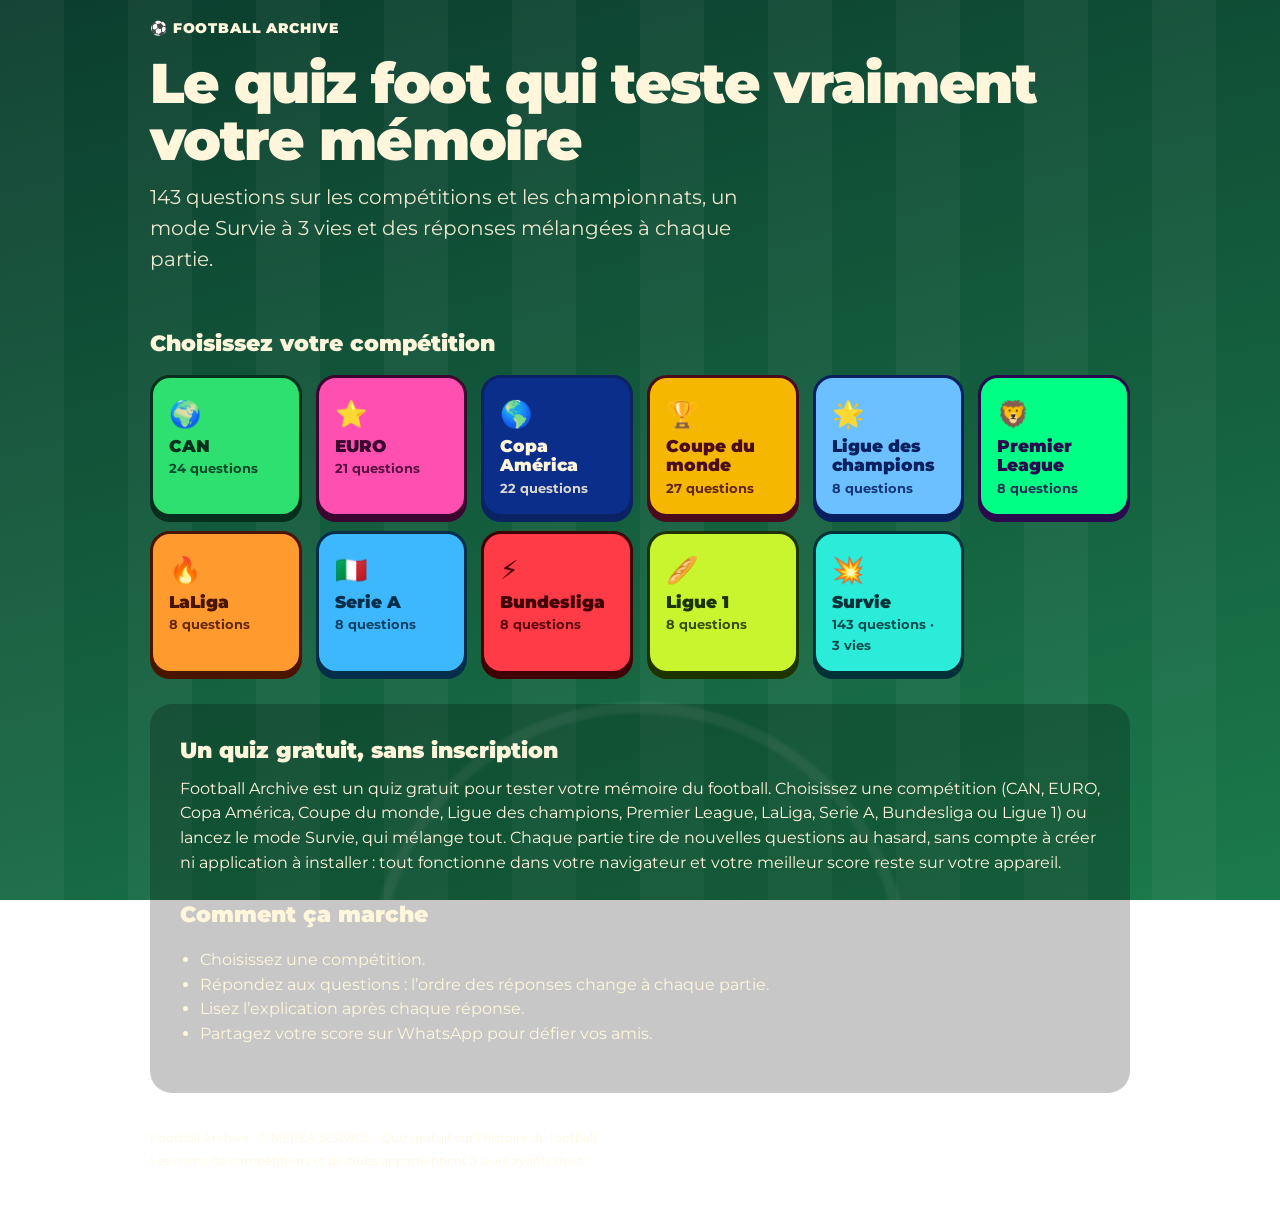
<file: index.html>
<!doctype html>
<html lang="fr">
<head>
<meta charset="utf-8">
<meta name="viewport" content="width=device-width,initial-scale=1">
<title>Football Archive : quiz foot gratuit sur l’histoire du football</title>
<meta name="description" content="Quiz foot gratuit : CAN, EURO, Copa América, Coupe du monde, Ligue des champions et grands championnats. 143 questions et un mode Survie.">
<meta name="robots" content="index,follow,max-image-preview:large">
<link rel="canonical" href="https://chariowbusiness900-lang.github.io/football-archive-quiz/">
<meta name="theme-color" content="#0B3D2E">
<meta property="og:type" content="website"><meta property="og:locale" content="fr_FR"><meta property="og:site_name" content="Football Archive">
<meta property="og:title" content="Football Archive : quiz foot gratuit sur l’histoire du football"><meta property="og:description" content="Quiz foot gratuit : CAN, EURO, Copa América, Coupe du monde, Ligue des champions et grands championnats. 143 questions et un mode Survie."><meta property="og:url" content="https://chariowbusiness900-lang.github.io/football-archive-quiz/">
<meta name="twitter:card" content="summary">
<link rel="preconnect" href="https://fonts.googleapis.com"><link rel="preconnect" href="https://fonts.gstatic.com" crossorigin>
<link href="https://fonts.googleapis.com/css2?family=Montserrat:wght@500;700;800;900&display=swap" rel="stylesheet">
<link rel="stylesheet" href="assets/style.css">
<script type="application/ld+json">{"@context": "https://schema.org", "@type": "WebPage", "name": "Football Archive : quiz foot gratuit sur l’histoire du football", "description": "Quiz foot gratuit : CAN, EURO, Copa América, Coupe du monde, Ligue des champions et grands championnats. 143 questions et un mode Survie.", "url": "https://chariowbusiness900-lang.github.io/football-archive-quiz/", "inLanguage": "fr", "isPartOf": {"@type": "WebSite", "name": "Football Archive", "url": "https://chariowbusiness900-lang.github.io/football-archive-quiz/"}}</script>
</head>
<body class="t-home" data-comp="home" data-rel="">
<div class="wrap">
<a class="brand" href="./">⚽ Football Archive</a>
<section class="hero"><h1>Le quiz foot qui teste vraiment votre mémoire</h1><p class="lede">143 questions sur les compétitions et les championnats, un mode Survie à 3 vies et des réponses mélangées à chaque partie.</p></section>
<section class="more"><h2>Choisissez votre compétition</h2><div class="tiles"><a class="tile" href="can/" style="--tc:#2EE06F;--ton:#06301D;--ti:#06301D"><span class="em">🌍</span><strong>CAN</strong><small>24 questions</small></a><a class="tile" href="euro/" style="--tc:#FF4FB0;--ton:#3A0630;--ti:#3A0630"><span class="em">⭐</span><strong>EURO</strong><small>21 questions</small></a><a class="tile" href="copa-america/" style="--tc:#0B2E8A;--ton:#FFF6DC;--ti:#0B2263"><span class="em">🌎</span><strong>Copa América</strong><small>22 questions</small></a><a class="tile" href="coupe-du-monde/" style="--tc:#F5B700;--ton:#4A0B1D;--ti:#4A0B1D"><span class="em">🏆</span><strong>Coupe du monde</strong><small>27 questions</small></a><a class="tile" href="ligue-des-champions/" style="--tc:#6CC0FF;--ton:#08205E;--ti:#08205E"><span class="em">🌟</span><strong>Ligue des champions</strong><small>8 questions</small></a><a class="tile" href="premier-league/" style="--tc:#00FF85;--ton:#2A0A4E;--ti:#2A0A4E"><span class="em">🦁</span><strong>Premier League</strong><small>8 questions</small></a><a class="tile" href="liga/" style="--tc:#FF9A2E;--ton:#4A1500;--ti:#4A1500"><span class="em">🔥</span><strong>LaLiga</strong><small>8 questions</small></a><a class="tile" href="serie-a/" style="--tc:#3DB8FF;--ton:#052E4A;--ti:#052E4A"><span class="em">🇮🇹</span><strong>Serie A</strong><small>8 questions</small></a><a class="tile" href="bundesliga/" style="--tc:#FF3B47;--ton:#3F0006;--ti:#3F0006"><span class="em">⚡</span><strong>Bundesliga</strong><small>8 questions</small></a><a class="tile" href="ligue-1/" style="--tc:#C8F52D;--ton:#1D3300;--ti:#1D3300"><span class="em">🥖</span><strong>Ligue 1</strong><small>8 questions</small></a><a class="tile" href="survie/" style="--tc:#2BEBD9;--ton:#023238;--ti:#023238"><span class="em">💥</span><strong>Survie</strong><small>143 questions · 3 vies</small></a></div></section>
<section class="panel"><h2>Un quiz gratuit, sans inscription</h2><p>Football Archive est un quiz gratuit pour tester votre mémoire du football. Choisissez une compétition (CAN, EURO, Copa América, Coupe du monde, Ligue des champions, Premier League, LaLiga, Serie A, Bundesliga ou Ligue 1) ou lancez le mode Survie, qui mélange tout. Chaque partie tire de nouvelles questions au hasard, sans compte à créer ni application à installer : tout fonctionne dans votre navigateur et votre meilleur score reste sur votre appareil.</p><h2>Comment ça marche</h2><ul><li>Choisissez une compétition.</li><li>Répondez aux questions : l’ordre des réponses change à chaque partie.</li><li>Lisez l’explication après chaque réponse.</li><li>Partagez votre score sur WhatsApp pour défier vos amis.</li></ul></section>
<footer><p>Football Archive · © MEPEA SERVICE · Quiz gratuit sur l’histoire du football.</p><p>Les noms de compétitions et de clubs appartiennent à leurs ayants droit.</p></footer>
</div>
</body>
</html>
</file>
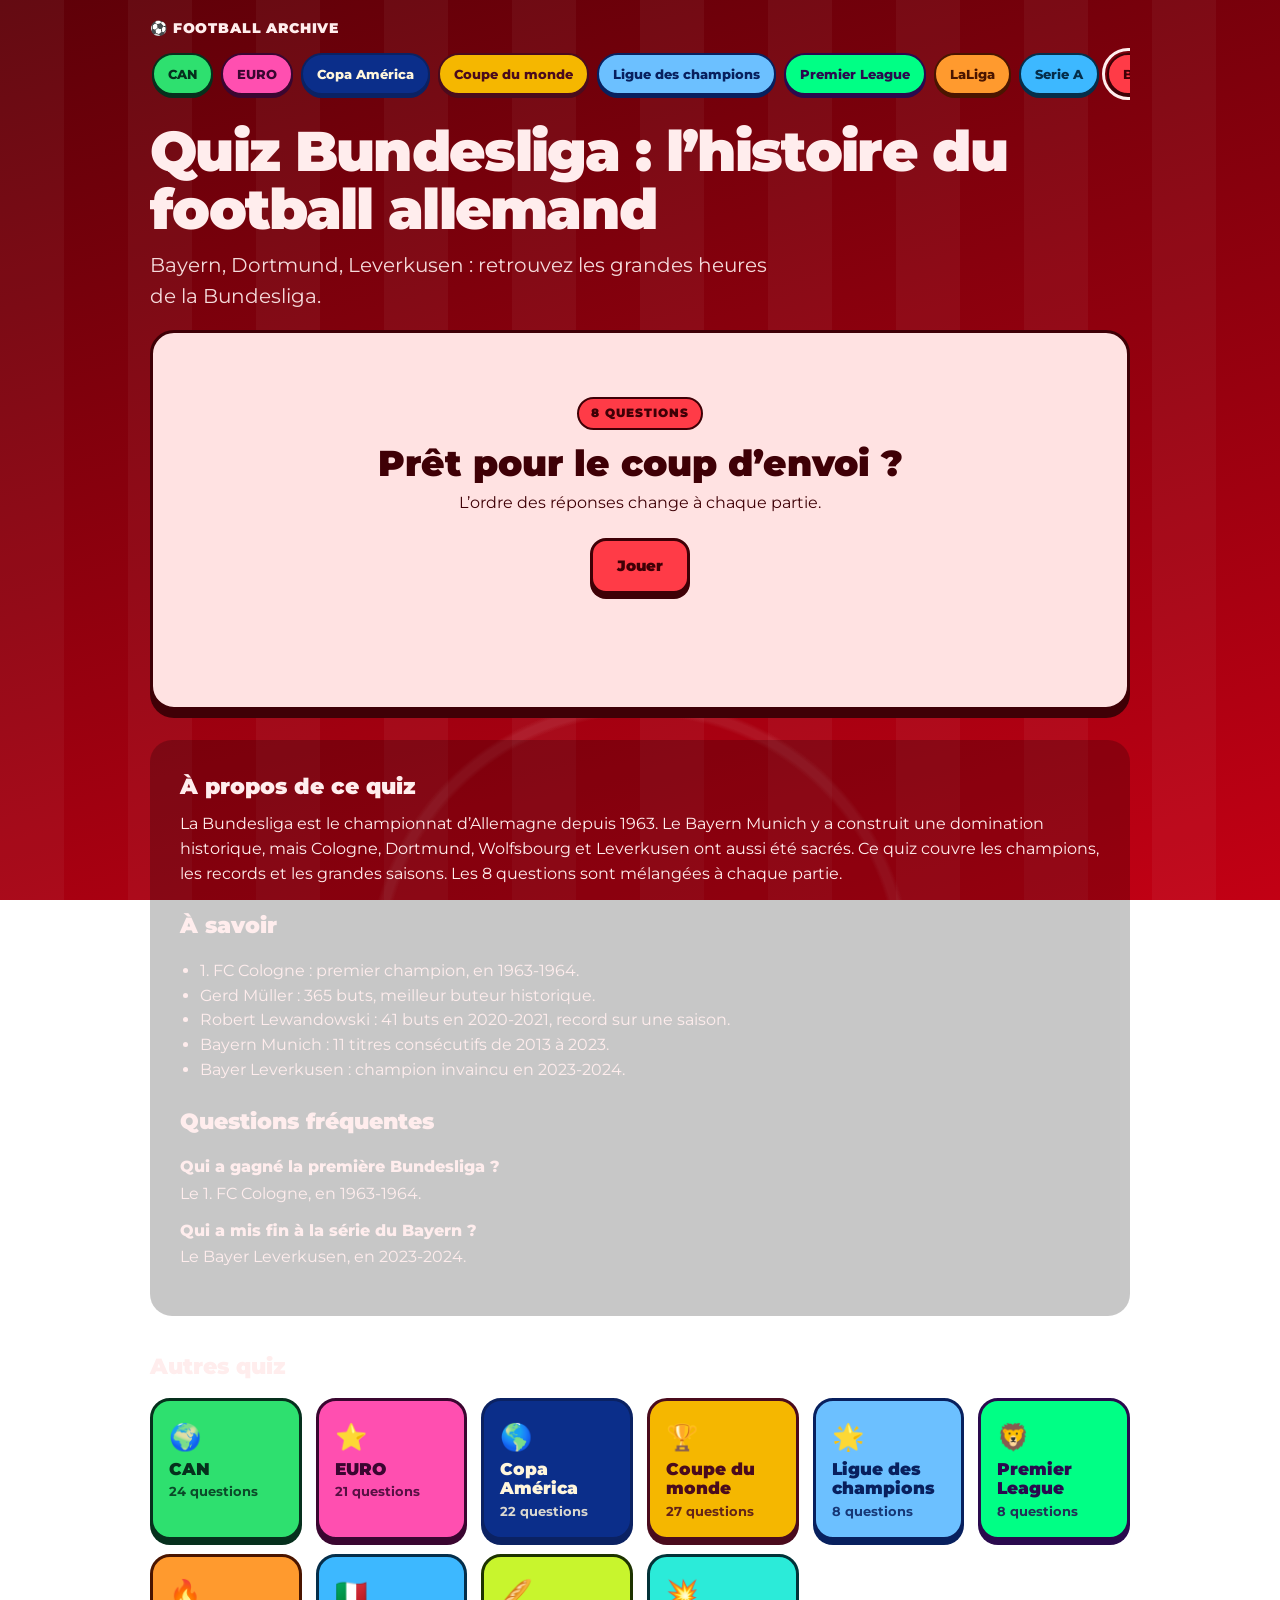
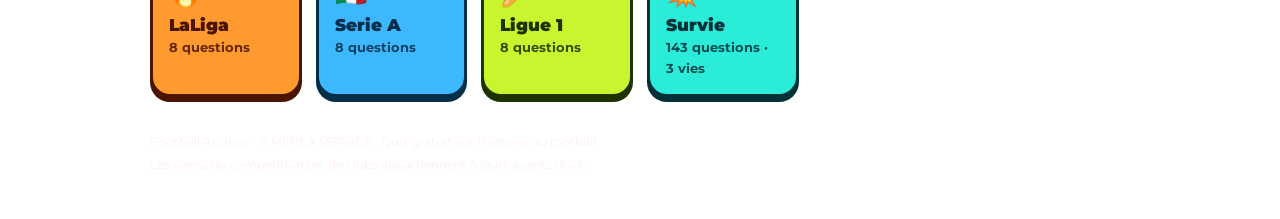
<file: bundesliga/index.html>
<!doctype html>
<html lang="fr">
<head>
<meta charset="utf-8">
<meta name="viewport" content="width=device-width,initial-scale=1">
<title>Quiz Bundesliga : histoire du championnat d’Allemagne</title>
<meta name="description" content="Quiz Bundesliga gratuit : 8 questions, réponses mélangées et explications. Testez votre mémoire du football.">
<meta name="robots" content="index,follow,max-image-preview:large">
<link rel="canonical" href="https://chariowbusiness900-lang.github.io/football-archive-quiz/bundesliga/">
<meta name="theme-color" content="#5E0008">
<meta property="og:type" content="website"><meta property="og:locale" content="fr_FR"><meta property="og:site_name" content="Football Archive">
<meta property="og:title" content="Quiz Bundesliga : histoire du championnat d’Allemagne"><meta property="og:description" content="Quiz Bundesliga gratuit : 8 questions, réponses mélangées et explications. Testez votre mémoire du football."><meta property="og:url" content="https://chariowbusiness900-lang.github.io/football-archive-quiz/bundesliga/">
<meta name="twitter:card" content="summary">
<link rel="preconnect" href="https://fonts.googleapis.com"><link rel="preconnect" href="https://fonts.gstatic.com" crossorigin>
<link href="https://fonts.googleapis.com/css2?family=Montserrat:wght@500;700;800;900&display=swap" rel="stylesheet">
<link rel="stylesheet" href="../assets/style.css">
<script type="application/ld+json">{"@context": "https://schema.org", "@type": "WebPage", "name": "Quiz Bundesliga : histoire du championnat d’Allemagne", "description": "Quiz Bundesliga gratuit : 8 questions, réponses mélangées et explications. Testez votre mémoire du football.", "url": "https://chariowbusiness900-lang.github.io/football-archive-quiz/bundesliga/", "inLanguage": "fr", "isPartOf": {"@type": "WebSite", "name": "Football Archive", "url": "https://chariowbusiness900-lang.github.io/football-archive-quiz/"}}</script>
</head>
<body class="t-bund" data-comp="bund" data-label="Bundesliga" data-rel="../">
<div class="wrap">
<a class="brand" href="../">⚽ Football Archive</a>
<nav class="chips" aria-label="Choisir un quiz"><a class="chip" href="../can/" style="--tc:#2EE06F;--ton:#06301D;--ti:#06301D">CAN</a><a class="chip" href="../euro/" style="--tc:#FF4FB0;--ton:#3A0630;--ti:#3A0630">EURO</a><a class="chip" href="../copa-america/" style="--tc:#0B2E8A;--ton:#FFF6DC;--ti:#0B2263">Copa América</a><a class="chip" href="../coupe-du-monde/" style="--tc:#F5B700;--ton:#4A0B1D;--ti:#4A0B1D">Coupe du monde</a><a class="chip" href="../ligue-des-champions/" style="--tc:#6CC0FF;--ton:#08205E;--ti:#08205E">Ligue des champions</a><a class="chip" href="../premier-league/" style="--tc:#00FF85;--ton:#2A0A4E;--ti:#2A0A4E">Premier League</a><a class="chip" href="../liga/" style="--tc:#FF9A2E;--ton:#4A1500;--ti:#4A1500">LaLiga</a><a class="chip" href="../serie-a/" style="--tc:#3DB8FF;--ton:#052E4A;--ti:#052E4A">Serie A</a><a class="chip cur" aria-current="page" href="../bundesliga/" style="--tc:#FF3B47;--ton:#3F0006;--ti:#3F0006">Bundesliga</a><a class="chip" href="../ligue-1/" style="--tc:#C8F52D;--ton:#1D3300;--ti:#1D3300">Ligue 1</a><a class="chip" href="../survie/" style="--tc:#2BEBD9;--ton:#023238;--ti:#023238">Survie</a></nav>
<section class="hero"><h1>Quiz Bundesliga : l’histoire du football allemand</h1><p class="lede">Bayern, Dortmund, Leverkusen : retrouvez les grandes heures de la Bundesliga.</p></section>
<main id="game" class="card game"><noscript>Ce quiz demande JavaScript. Activez-le pour jouer.</noscript></main>
<section class="panel"><h2>À propos de ce quiz</h2><p>La Bundesliga est le championnat d’Allemagne depuis 1963. Le Bayern Munich y a construit une domination historique, mais Cologne, Dortmund, Wolfsbourg et Leverkusen ont aussi été sacrés. Ce quiz couvre les champions, les records et les grandes saisons. Les 8 questions sont mélangées à chaque partie.</p><h2>À savoir</h2><ul><li>1. FC Cologne : premier champion, en 1963-1964.</li><li>Gerd Müller : 365 buts, meilleur buteur historique.</li><li>Robert Lewandowski : 41 buts en 2020-2021, record sur une saison.</li><li>Bayern Munich : 11 titres consécutifs de 2013 à 2023.</li><li>Bayer Leverkusen : champion invaincu en 2023-2024.</li></ul><h2>Questions fréquentes</h2><dl><dt>Qui a gagné la première Bundesliga ?</dt><dd>Le 1. FC Cologne, en 1963-1964.</dd><dt>Qui a mis fin à la série du Bayern ?</dt><dd>Le Bayer Leverkusen, en 2023-2024.</dd></dl></section>
<section class="more"><h2>Autres quiz</h2><div class="tiles"><a class="tile" href="../can/" style="--tc:#2EE06F;--ton:#06301D;--ti:#06301D"><span class="em">🌍</span><strong>CAN</strong><small>24 questions</small></a><a class="tile" href="../euro/" style="--tc:#FF4FB0;--ton:#3A0630;--ti:#3A0630"><span class="em">⭐</span><strong>EURO</strong><small>21 questions</small></a><a class="tile" href="../copa-america/" style="--tc:#0B2E8A;--ton:#FFF6DC;--ti:#0B2263"><span class="em">🌎</span><strong>Copa América</strong><small>22 questions</small></a><a class="tile" href="../coupe-du-monde/" style="--tc:#F5B700;--ton:#4A0B1D;--ti:#4A0B1D"><span class="em">🏆</span><strong>Coupe du monde</strong><small>27 questions</small></a><a class="tile" href="../ligue-des-champions/" style="--tc:#6CC0FF;--ton:#08205E;--ti:#08205E"><span class="em">🌟</span><strong>Ligue des champions</strong><small>8 questions</small></a><a class="tile" href="../premier-league/" style="--tc:#00FF85;--ton:#2A0A4E;--ti:#2A0A4E"><span class="em">🦁</span><strong>Premier League</strong><small>8 questions</small></a><a class="tile" href="../liga/" style="--tc:#FF9A2E;--ton:#4A1500;--ti:#4A1500"><span class="em">🔥</span><strong>LaLiga</strong><small>8 questions</small></a><a class="tile" href="../serie-a/" style="--tc:#3DB8FF;--ton:#052E4A;--ti:#052E4A"><span class="em">🇮🇹</span><strong>Serie A</strong><small>8 questions</small></a><a class="tile" href="../ligue-1/" style="--tc:#C8F52D;--ton:#1D3300;--ti:#1D3300"><span class="em">🥖</span><strong>Ligue 1</strong><small>8 questions</small></a><a class="tile" href="../survie/" style="--tc:#2BEBD9;--ton:#023238;--ti:#023238"><span class="em">💥</span><strong>Survie</strong><small>143 questions · 3 vies</small></a></div></section>
<footer><p>Football Archive · © MEPEA SERVICE · Quiz gratuit sur l’histoire du football.</p><p>Les noms de compétitions et de clubs appartiennent à leurs ayants droit.</p></footer>
</div>
<script src="../assets/data.js" defer></script><script src="../assets/app.js" defer></script>
</body>
</html>
</file>
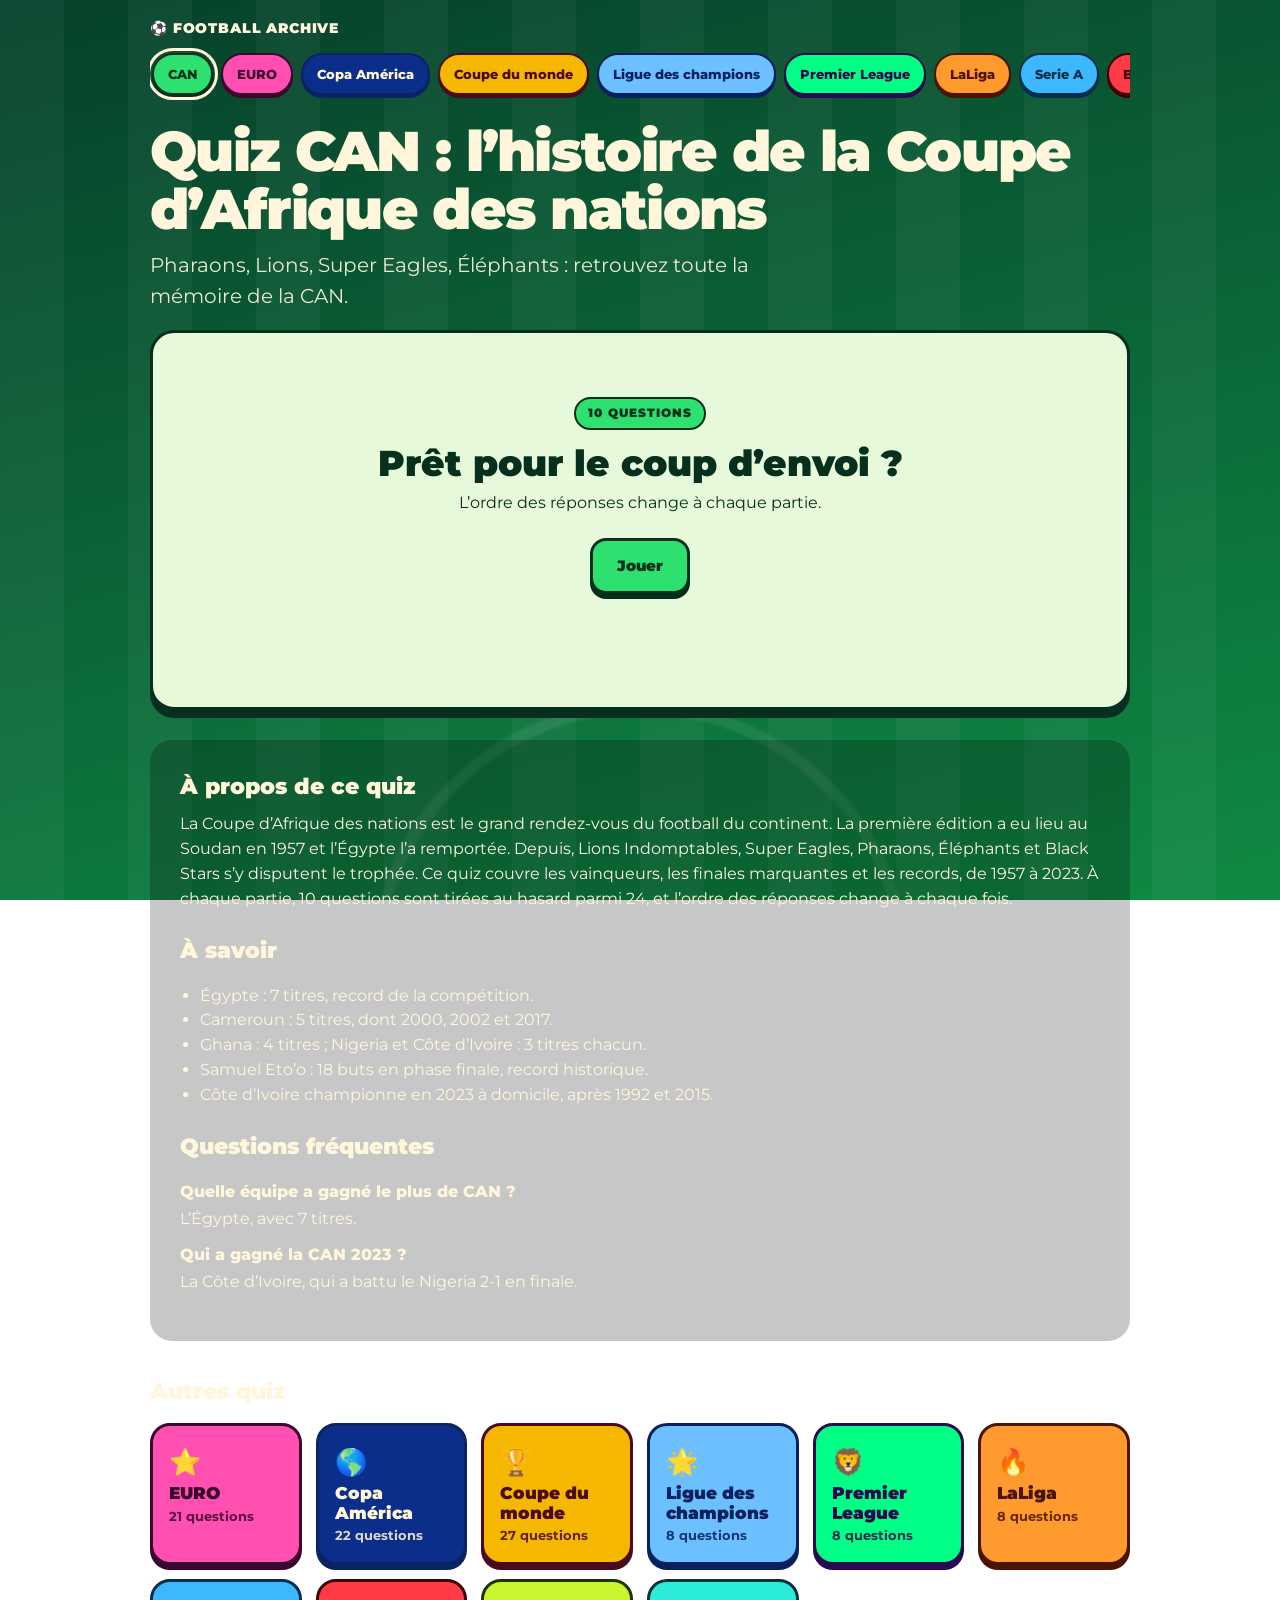
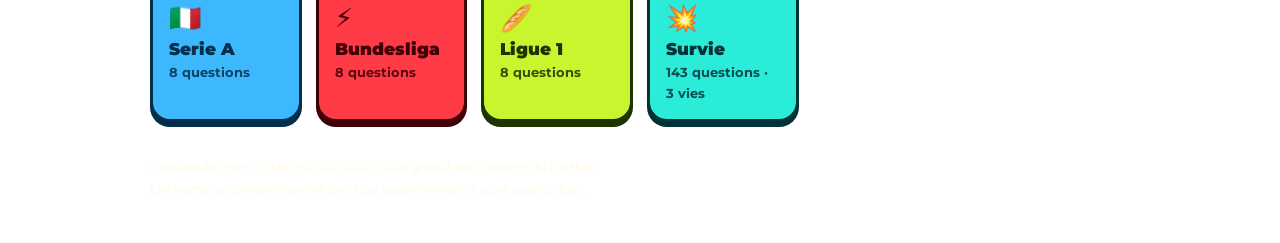
<file: can/index.html>
<!doctype html>
<html lang="fr">
<head>
<meta charset="utf-8">
<meta name="viewport" content="width=device-width,initial-scale=1">
<title>Quiz CAN : histoire de la Coupe d’Afrique des nations</title>
<meta name="description" content="Quiz CAN gratuit : 24 questions, réponses mélangées et explications. Testez votre mémoire du football.">
<meta name="robots" content="index,follow,max-image-preview:large">
<link rel="canonical" href="https://chariowbusiness900-lang.github.io/football-archive-quiz/can/">
<meta name="theme-color" content="#06402A">
<meta property="og:type" content="website"><meta property="og:locale" content="fr_FR"><meta property="og:site_name" content="Football Archive">
<meta property="og:title" content="Quiz CAN : histoire de la Coupe d’Afrique des nations"><meta property="og:description" content="Quiz CAN gratuit : 24 questions, réponses mélangées et explications. Testez votre mémoire du football."><meta property="og:url" content="https://chariowbusiness900-lang.github.io/football-archive-quiz/can/">
<meta name="twitter:card" content="summary">
<link rel="preconnect" href="https://fonts.googleapis.com"><link rel="preconnect" href="https://fonts.gstatic.com" crossorigin>
<link href="https://fonts.googleapis.com/css2?family=Montserrat:wght@500;700;800;900&display=swap" rel="stylesheet">
<link rel="stylesheet" href="../assets/style.css">
<script type="application/ld+json">{"@context": "https://schema.org", "@type": "WebPage", "name": "Quiz CAN : histoire de la Coupe d’Afrique des nations", "description": "Quiz CAN gratuit : 24 questions, réponses mélangées et explications. Testez votre mémoire du football.", "url": "https://chariowbusiness900-lang.github.io/football-archive-quiz/can/", "inLanguage": "fr", "isPartOf": {"@type": "WebSite", "name": "Football Archive", "url": "https://chariowbusiness900-lang.github.io/football-archive-quiz/"}}</script>
</head>
<body class="t-can" data-comp="can" data-label="CAN" data-rel="../">
<div class="wrap">
<a class="brand" href="../">⚽ Football Archive</a>
<nav class="chips" aria-label="Choisir un quiz"><a class="chip cur" aria-current="page" href="../can/" style="--tc:#2EE06F;--ton:#06301D;--ti:#06301D">CAN</a><a class="chip" href="../euro/" style="--tc:#FF4FB0;--ton:#3A0630;--ti:#3A0630">EURO</a><a class="chip" href="../copa-america/" style="--tc:#0B2E8A;--ton:#FFF6DC;--ti:#0B2263">Copa América</a><a class="chip" href="../coupe-du-monde/" style="--tc:#F5B700;--ton:#4A0B1D;--ti:#4A0B1D">Coupe du monde</a><a class="chip" href="../ligue-des-champions/" style="--tc:#6CC0FF;--ton:#08205E;--ti:#08205E">Ligue des champions</a><a class="chip" href="../premier-league/" style="--tc:#00FF85;--ton:#2A0A4E;--ti:#2A0A4E">Premier League</a><a class="chip" href="../liga/" style="--tc:#FF9A2E;--ton:#4A1500;--ti:#4A1500">LaLiga</a><a class="chip" href="../serie-a/" style="--tc:#3DB8FF;--ton:#052E4A;--ti:#052E4A">Serie A</a><a class="chip" href="../bundesliga/" style="--tc:#FF3B47;--ton:#3F0006;--ti:#3F0006">Bundesliga</a><a class="chip" href="../ligue-1/" style="--tc:#C8F52D;--ton:#1D3300;--ti:#1D3300">Ligue 1</a><a class="chip" href="../survie/" style="--tc:#2BEBD9;--ton:#023238;--ti:#023238">Survie</a></nav>
<section class="hero"><h1>Quiz CAN : l’histoire de la Coupe d’Afrique des nations</h1><p class="lede">Pharaons, Lions, Super Eagles, Éléphants : retrouvez toute la mémoire de la CAN.</p></section>
<main id="game" class="card game"><noscript>Ce quiz demande JavaScript. Activez-le pour jouer.</noscript></main>
<section class="panel"><h2>À propos de ce quiz</h2><p>La Coupe d’Afrique des nations est le grand rendez-vous du football du continent. La première édition a eu lieu au Soudan en 1957 et l’Égypte l’a remportée. Depuis, Lions Indomptables, Super Eagles, Pharaons, Éléphants et Black Stars s’y disputent le trophée. Ce quiz couvre les vainqueurs, les finales marquantes et les records, de 1957 à 2023. À chaque partie, 10 questions sont tirées au hasard parmi 24, et l’ordre des réponses change à chaque fois.</p><h2>À savoir</h2><ul><li>Égypte : 7 titres, record de la compétition.</li><li>Cameroun : 5 titres, dont 2000, 2002 et 2017.</li><li>Ghana : 4 titres ; Nigeria et Côte d’Ivoire : 3 titres chacun.</li><li>Samuel Eto’o : 18 buts en phase finale, record historique.</li><li>Côte d’Ivoire championne en 2023 à domicile, après 1992 et 2015.</li></ul><h2>Questions fréquentes</h2><dl><dt>Quelle équipe a gagné le plus de CAN ?</dt><dd>L’Égypte, avec 7 titres.</dd><dt>Qui a gagné la CAN 2023 ?</dt><dd>La Côte d’Ivoire, qui a battu le Nigeria 2-1 en finale.</dd></dl></section>
<section class="more"><h2>Autres quiz</h2><div class="tiles"><a class="tile" href="../euro/" style="--tc:#FF4FB0;--ton:#3A0630;--ti:#3A0630"><span class="em">⭐</span><strong>EURO</strong><small>21 questions</small></a><a class="tile" href="../copa-america/" style="--tc:#0B2E8A;--ton:#FFF6DC;--ti:#0B2263"><span class="em">🌎</span><strong>Copa América</strong><small>22 questions</small></a><a class="tile" href="../coupe-du-monde/" style="--tc:#F5B700;--ton:#4A0B1D;--ti:#4A0B1D"><span class="em">🏆</span><strong>Coupe du monde</strong><small>27 questions</small></a><a class="tile" href="../ligue-des-champions/" style="--tc:#6CC0FF;--ton:#08205E;--ti:#08205E"><span class="em">🌟</span><strong>Ligue des champions</strong><small>8 questions</small></a><a class="tile" href="../premier-league/" style="--tc:#00FF85;--ton:#2A0A4E;--ti:#2A0A4E"><span class="em">🦁</span><strong>Premier League</strong><small>8 questions</small></a><a class="tile" href="../liga/" style="--tc:#FF9A2E;--ton:#4A1500;--ti:#4A1500"><span class="em">🔥</span><strong>LaLiga</strong><small>8 questions</small></a><a class="tile" href="../serie-a/" style="--tc:#3DB8FF;--ton:#052E4A;--ti:#052E4A"><span class="em">🇮🇹</span><strong>Serie A</strong><small>8 questions</small></a><a class="tile" href="../bundesliga/" style="--tc:#FF3B47;--ton:#3F0006;--ti:#3F0006"><span class="em">⚡</span><strong>Bundesliga</strong><small>8 questions</small></a><a class="tile" href="../ligue-1/" style="--tc:#C8F52D;--ton:#1D3300;--ti:#1D3300"><span class="em">🥖</span><strong>Ligue 1</strong><small>8 questions</small></a><a class="tile" href="../survie/" style="--tc:#2BEBD9;--ton:#023238;--ti:#023238"><span class="em">💥</span><strong>Survie</strong><small>143 questions · 3 vies</small></a></div></section>
<footer><p>Football Archive · © MEPEA SERVICE · Quiz gratuit sur l’histoire du football.</p><p>Les noms de compétitions et de clubs appartiennent à leurs ayants droit.</p></footer>
</div>
<script src="../assets/data.js" defer></script><script src="../assets/app.js" defer></script>
</body>
</html>
</file>
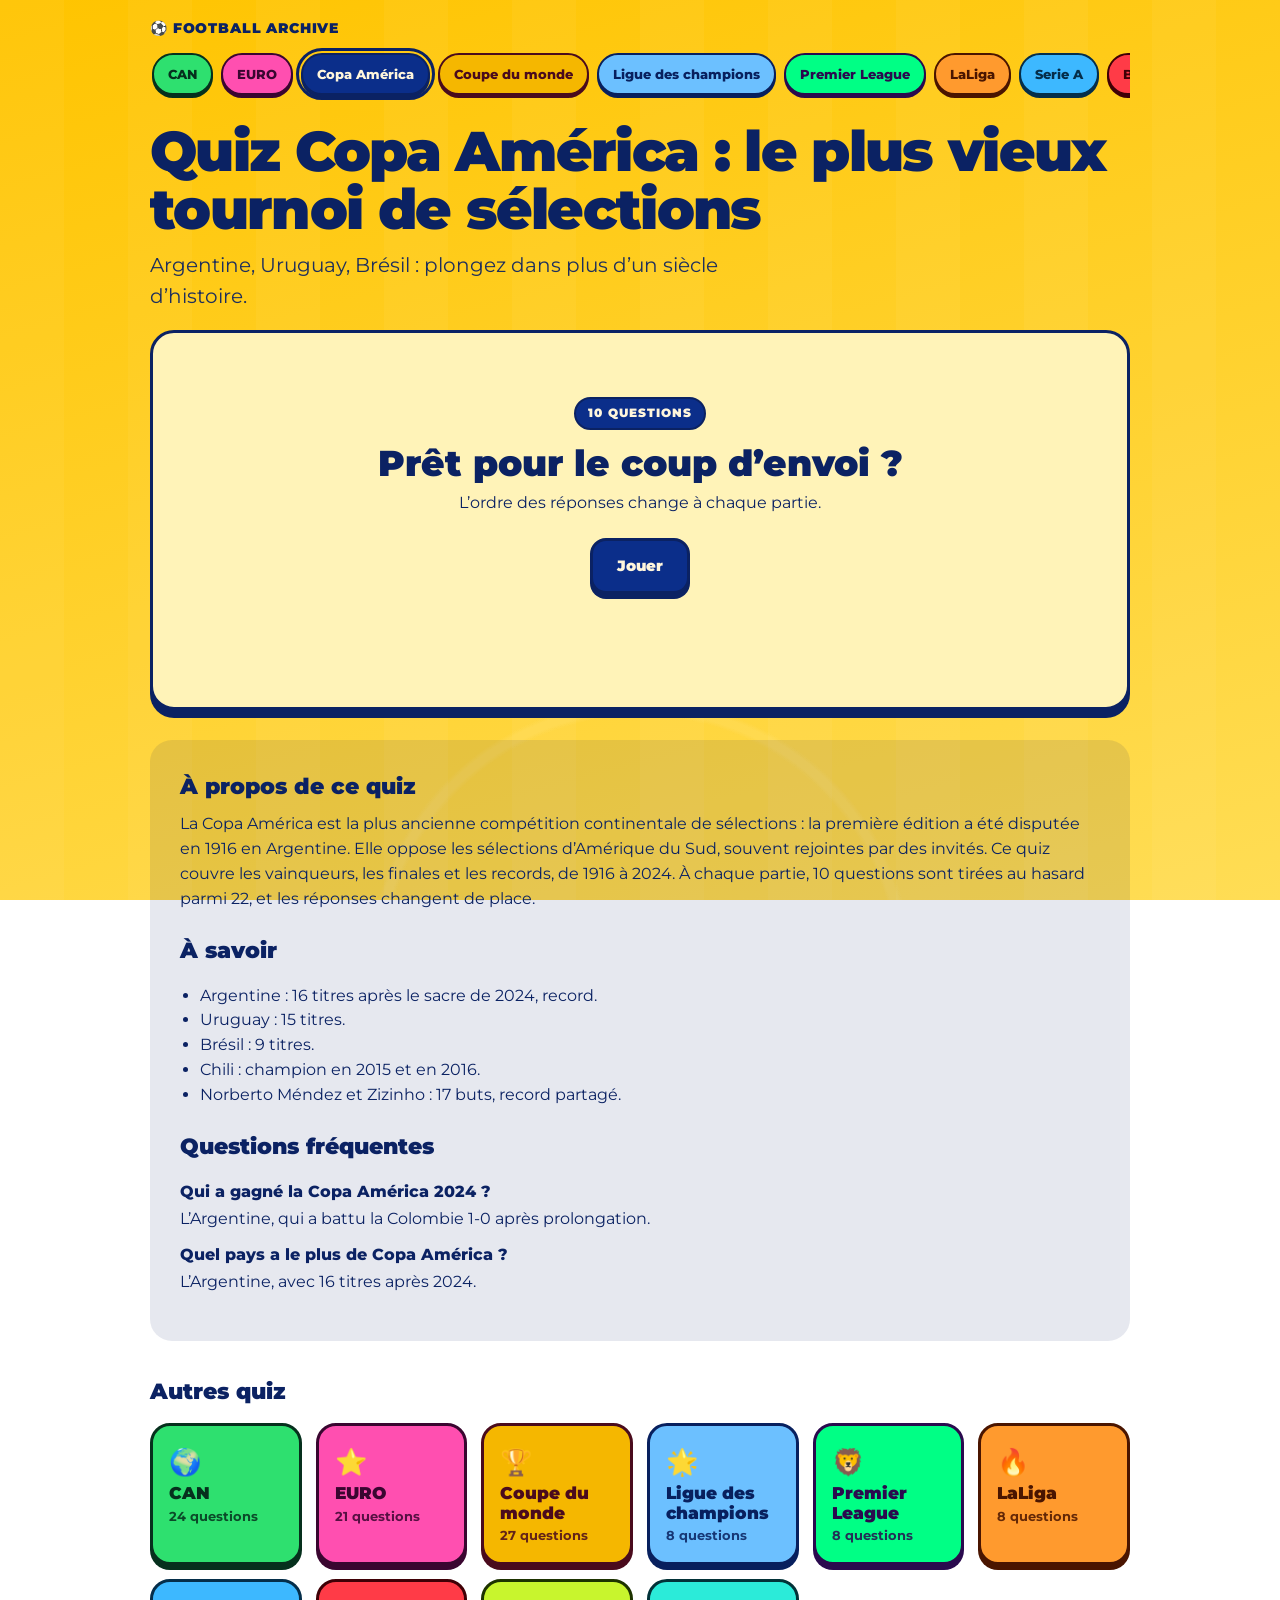
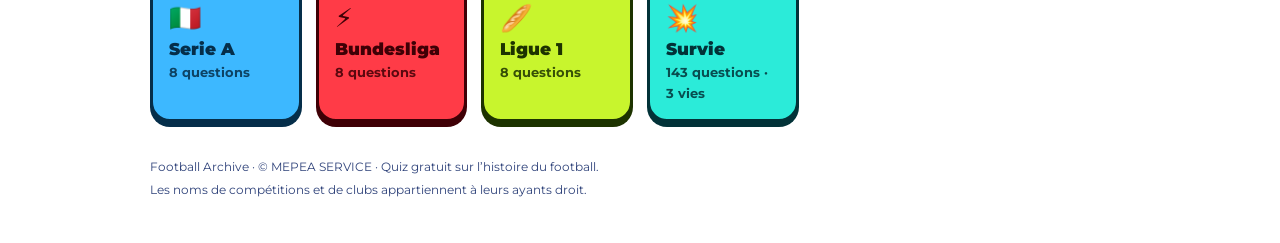
<file: copa-america/index.html>
<!doctype html>
<html lang="fr">
<head>
<meta charset="utf-8">
<meta name="viewport" content="width=device-width,initial-scale=1">
<title>Quiz Copa América : histoire du tournoi sud-américain</title>
<meta name="description" content="Quiz Copa América gratuit : 22 questions, réponses mélangées et explications. Testez votre mémoire du football.">
<meta name="robots" content="index,follow,max-image-preview:large">
<link rel="canonical" href="https://chariowbusiness900-lang.github.io/football-archive-quiz/copa-america/">
<meta name="theme-color" content="#FFC400">
<meta property="og:type" content="website"><meta property="og:locale" content="fr_FR"><meta property="og:site_name" content="Football Archive">
<meta property="og:title" content="Quiz Copa América : histoire du tournoi sud-américain"><meta property="og:description" content="Quiz Copa América gratuit : 22 questions, réponses mélangées et explications. Testez votre mémoire du football."><meta property="og:url" content="https://chariowbusiness900-lang.github.io/football-archive-quiz/copa-america/">
<meta name="twitter:card" content="summary">
<link rel="preconnect" href="https://fonts.googleapis.com"><link rel="preconnect" href="https://fonts.gstatic.com" crossorigin>
<link href="https://fonts.googleapis.com/css2?family=Montserrat:wght@500;700;800;900&display=swap" rel="stylesheet">
<link rel="stylesheet" href="../assets/style.css">
<script type="application/ld+json">{"@context": "https://schema.org", "@type": "WebPage", "name": "Quiz Copa América : histoire du tournoi sud-américain", "description": "Quiz Copa América gratuit : 22 questions, réponses mélangées et explications. Testez votre mémoire du football.", "url": "https://chariowbusiness900-lang.github.io/football-archive-quiz/copa-america/", "inLanguage": "fr", "isPartOf": {"@type": "WebSite", "name": "Football Archive", "url": "https://chariowbusiness900-lang.github.io/football-archive-quiz/"}}</script>
</head>
<body class="t-copa" data-comp="copa" data-label="Copa América" data-rel="../">
<div class="wrap">
<a class="brand" href="../">⚽ Football Archive</a>
<nav class="chips" aria-label="Choisir un quiz"><a class="chip" href="../can/" style="--tc:#2EE06F;--ton:#06301D;--ti:#06301D">CAN</a><a class="chip" href="../euro/" style="--tc:#FF4FB0;--ton:#3A0630;--ti:#3A0630">EURO</a><a class="chip cur" aria-current="page" href="../copa-america/" style="--tc:#0B2E8A;--ton:#FFF6DC;--ti:#0B2263">Copa América</a><a class="chip" href="../coupe-du-monde/" style="--tc:#F5B700;--ton:#4A0B1D;--ti:#4A0B1D">Coupe du monde</a><a class="chip" href="../ligue-des-champions/" style="--tc:#6CC0FF;--ton:#08205E;--ti:#08205E">Ligue des champions</a><a class="chip" href="../premier-league/" style="--tc:#00FF85;--ton:#2A0A4E;--ti:#2A0A4E">Premier League</a><a class="chip" href="../liga/" style="--tc:#FF9A2E;--ton:#4A1500;--ti:#4A1500">LaLiga</a><a class="chip" href="../serie-a/" style="--tc:#3DB8FF;--ton:#052E4A;--ti:#052E4A">Serie A</a><a class="chip" href="../bundesliga/" style="--tc:#FF3B47;--ton:#3F0006;--ti:#3F0006">Bundesliga</a><a class="chip" href="../ligue-1/" style="--tc:#C8F52D;--ton:#1D3300;--ti:#1D3300">Ligue 1</a><a class="chip" href="../survie/" style="--tc:#2BEBD9;--ton:#023238;--ti:#023238">Survie</a></nav>
<section class="hero"><h1>Quiz Copa América : le plus vieux tournoi de sélections</h1><p class="lede">Argentine, Uruguay, Brésil : plongez dans plus d’un siècle d’histoire.</p></section>
<main id="game" class="card game"><noscript>Ce quiz demande JavaScript. Activez-le pour jouer.</noscript></main>
<section class="panel"><h2>À propos de ce quiz</h2><p>La Copa América est la plus ancienne compétition continentale de sélections : la première édition a été disputée en 1916 en Argentine. Elle oppose les sélections d’Amérique du Sud, souvent rejointes par des invités. Ce quiz couvre les vainqueurs, les finales et les records, de 1916 à 2024. À chaque partie, 10 questions sont tirées au hasard parmi 22, et les réponses changent de place.</p><h2>À savoir</h2><ul><li>Argentine : 16 titres après le sacre de 2024, record.</li><li>Uruguay : 15 titres.</li><li>Brésil : 9 titres.</li><li>Chili : champion en 2015 et en 2016.</li><li>Norberto Méndez et Zizinho : 17 buts, record partagé.</li></ul><h2>Questions fréquentes</h2><dl><dt>Qui a gagné la Copa América 2024 ?</dt><dd>L’Argentine, qui a battu la Colombie 1-0 après prolongation.</dd><dt>Quel pays a le plus de Copa América ?</dt><dd>L’Argentine, avec 16 titres après 2024.</dd></dl></section>
<section class="more"><h2>Autres quiz</h2><div class="tiles"><a class="tile" href="../can/" style="--tc:#2EE06F;--ton:#06301D;--ti:#06301D"><span class="em">🌍</span><strong>CAN</strong><small>24 questions</small></a><a class="tile" href="../euro/" style="--tc:#FF4FB0;--ton:#3A0630;--ti:#3A0630"><span class="em">⭐</span><strong>EURO</strong><small>21 questions</small></a><a class="tile" href="../coupe-du-monde/" style="--tc:#F5B700;--ton:#4A0B1D;--ti:#4A0B1D"><span class="em">🏆</span><strong>Coupe du monde</strong><small>27 questions</small></a><a class="tile" href="../ligue-des-champions/" style="--tc:#6CC0FF;--ton:#08205E;--ti:#08205E"><span class="em">🌟</span><strong>Ligue des champions</strong><small>8 questions</small></a><a class="tile" href="../premier-league/" style="--tc:#00FF85;--ton:#2A0A4E;--ti:#2A0A4E"><span class="em">🦁</span><strong>Premier League</strong><small>8 questions</small></a><a class="tile" href="../liga/" style="--tc:#FF9A2E;--ton:#4A1500;--ti:#4A1500"><span class="em">🔥</span><strong>LaLiga</strong><small>8 questions</small></a><a class="tile" href="../serie-a/" style="--tc:#3DB8FF;--ton:#052E4A;--ti:#052E4A"><span class="em">🇮🇹</span><strong>Serie A</strong><small>8 questions</small></a><a class="tile" href="../bundesliga/" style="--tc:#FF3B47;--ton:#3F0006;--ti:#3F0006"><span class="em">⚡</span><strong>Bundesliga</strong><small>8 questions</small></a><a class="tile" href="../ligue-1/" style="--tc:#C8F52D;--ton:#1D3300;--ti:#1D3300"><span class="em">🥖</span><strong>Ligue 1</strong><small>8 questions</small></a><a class="tile" href="../survie/" style="--tc:#2BEBD9;--ton:#023238;--ti:#023238"><span class="em">💥</span><strong>Survie</strong><small>143 questions · 3 vies</small></a></div></section>
<footer><p>Football Archive · © MEPEA SERVICE · Quiz gratuit sur l’histoire du football.</p><p>Les noms de compétitions et de clubs appartiennent à leurs ayants droit.</p></footer>
</div>
<script src="../assets/data.js" defer></script><script src="../assets/app.js" defer></script>
</body>
</html>
</file>
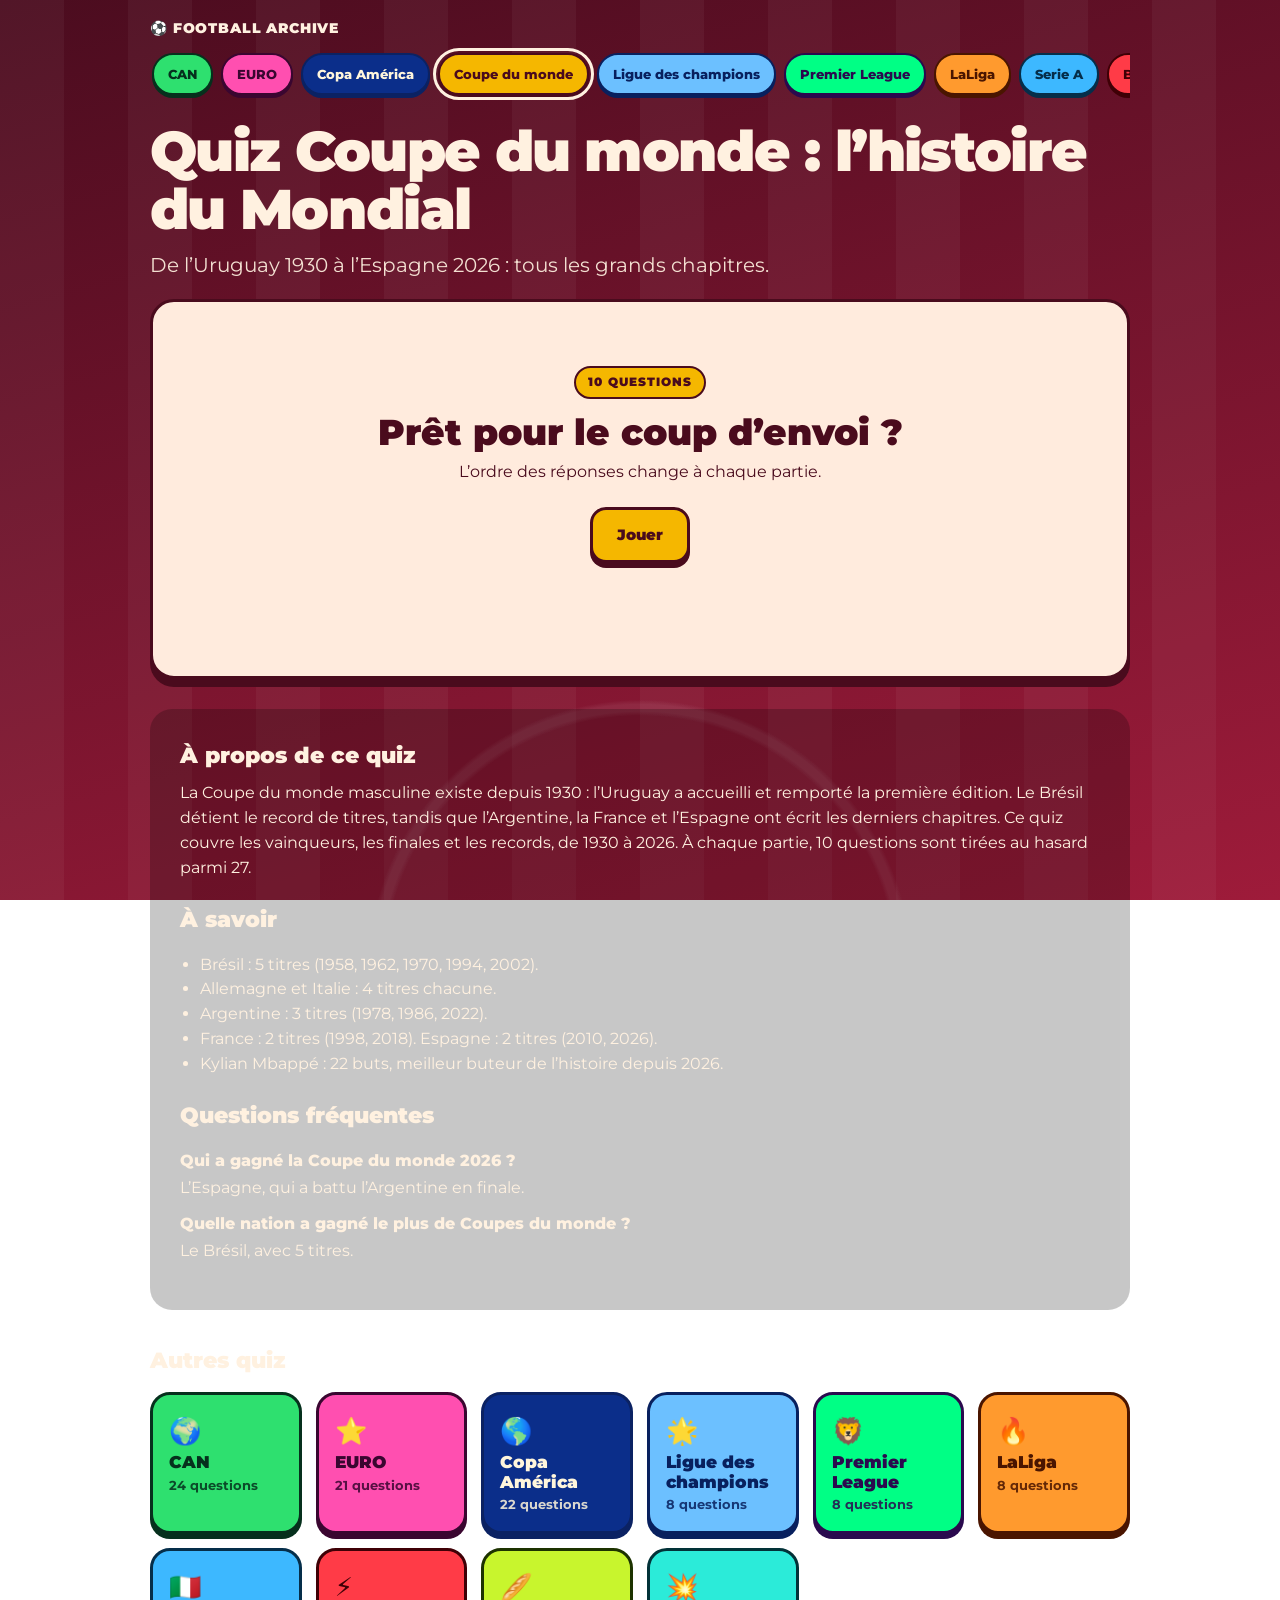
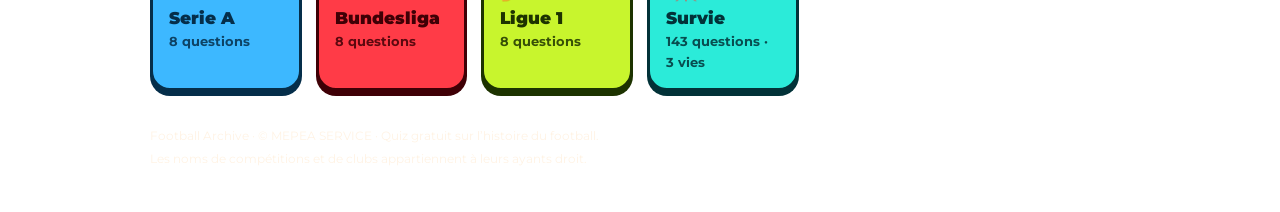
<file: coupe-du-monde/index.html>
<!doctype html>
<html lang="fr">
<head>
<meta charset="utf-8">
<meta name="viewport" content="width=device-width,initial-scale=1">
<title>Quiz Coupe du monde : histoire du Mondial de football</title>
<meta name="description" content="Quiz Coupe du monde gratuit : 27 questions, réponses mélangées et explications. Testez votre mémoire du football.">
<meta name="robots" content="index,follow,max-image-preview:large">
<link rel="canonical" href="https://chariowbusiness900-lang.github.io/football-archive-quiz/coupe-du-monde/">
<meta name="theme-color" content="#4B0C1F">
<meta property="og:type" content="website"><meta property="og:locale" content="fr_FR"><meta property="og:site_name" content="Football Archive">
<meta property="og:title" content="Quiz Coupe du monde : histoire du Mondial de football"><meta property="og:description" content="Quiz Coupe du monde gratuit : 27 questions, réponses mélangées et explications. Testez votre mémoire du football."><meta property="og:url" content="https://chariowbusiness900-lang.github.io/football-archive-quiz/coupe-du-monde/">
<meta name="twitter:card" content="summary">
<link rel="preconnect" href="https://fonts.googleapis.com"><link rel="preconnect" href="https://fonts.gstatic.com" crossorigin>
<link href="https://fonts.googleapis.com/css2?family=Montserrat:wght@500;700;800;900&display=swap" rel="stylesheet">
<link rel="stylesheet" href="../assets/style.css">
<script type="application/ld+json">{"@context": "https://schema.org", "@type": "WebPage", "name": "Quiz Coupe du monde : histoire du Mondial de football", "description": "Quiz Coupe du monde gratuit : 27 questions, réponses mélangées et explications. Testez votre mémoire du football.", "url": "https://chariowbusiness900-lang.github.io/football-archive-quiz/coupe-du-monde/", "inLanguage": "fr", "isPartOf": {"@type": "WebSite", "name": "Football Archive", "url": "https://chariowbusiness900-lang.github.io/football-archive-quiz/"}}</script>
</head>
<body class="t-world" data-comp="world" data-label="Coupe du monde" data-rel="../">
<div class="wrap">
<a class="brand" href="../">⚽ Football Archive</a>
<nav class="chips" aria-label="Choisir un quiz"><a class="chip" href="../can/" style="--tc:#2EE06F;--ton:#06301D;--ti:#06301D">CAN</a><a class="chip" href="../euro/" style="--tc:#FF4FB0;--ton:#3A0630;--ti:#3A0630">EURO</a><a class="chip" href="../copa-america/" style="--tc:#0B2E8A;--ton:#FFF6DC;--ti:#0B2263">Copa América</a><a class="chip cur" aria-current="page" href="../coupe-du-monde/" style="--tc:#F5B700;--ton:#4A0B1D;--ti:#4A0B1D">Coupe du monde</a><a class="chip" href="../ligue-des-champions/" style="--tc:#6CC0FF;--ton:#08205E;--ti:#08205E">Ligue des champions</a><a class="chip" href="../premier-league/" style="--tc:#00FF85;--ton:#2A0A4E;--ti:#2A0A4E">Premier League</a><a class="chip" href="../liga/" style="--tc:#FF9A2E;--ton:#4A1500;--ti:#4A1500">LaLiga</a><a class="chip" href="../serie-a/" style="--tc:#3DB8FF;--ton:#052E4A;--ti:#052E4A">Serie A</a><a class="chip" href="../bundesliga/" style="--tc:#FF3B47;--ton:#3F0006;--ti:#3F0006">Bundesliga</a><a class="chip" href="../ligue-1/" style="--tc:#C8F52D;--ton:#1D3300;--ti:#1D3300">Ligue 1</a><a class="chip" href="../survie/" style="--tc:#2BEBD9;--ton:#023238;--ti:#023238">Survie</a></nav>
<section class="hero"><h1>Quiz Coupe du monde : l’histoire du Mondial</h1><p class="lede">De l’Uruguay 1930 à l’Espagne 2026 : tous les grands chapitres.</p></section>
<main id="game" class="card game"><noscript>Ce quiz demande JavaScript. Activez-le pour jouer.</noscript></main>
<section class="panel"><h2>À propos de ce quiz</h2><p>La Coupe du monde masculine existe depuis 1930 : l’Uruguay a accueilli et remporté la première édition. Le Brésil détient le record de titres, tandis que l’Argentine, la France et l’Espagne ont écrit les derniers chapitres. Ce quiz couvre les vainqueurs, les finales et les records, de 1930 à 2026. À chaque partie, 10 questions sont tirées au hasard parmi 27.</p><h2>À savoir</h2><ul><li>Brésil : 5 titres (1958, 1962, 1970, 1994, 2002).</li><li>Allemagne et Italie : 4 titres chacune.</li><li>Argentine : 3 titres (1978, 1986, 2022).</li><li>France : 2 titres (1998, 2018). Espagne : 2 titres (2010, 2026).</li><li>Kylian Mbappé : 22 buts, meilleur buteur de l’histoire depuis 2026.</li></ul><h2>Questions fréquentes</h2><dl><dt>Qui a gagné la Coupe du monde 2026 ?</dt><dd>L’Espagne, qui a battu l’Argentine en finale.</dd><dt>Quelle nation a gagné le plus de Coupes du monde ?</dt><dd>Le Brésil, avec 5 titres.</dd></dl></section>
<section class="more"><h2>Autres quiz</h2><div class="tiles"><a class="tile" href="../can/" style="--tc:#2EE06F;--ton:#06301D;--ti:#06301D"><span class="em">🌍</span><strong>CAN</strong><small>24 questions</small></a><a class="tile" href="../euro/" style="--tc:#FF4FB0;--ton:#3A0630;--ti:#3A0630"><span class="em">⭐</span><strong>EURO</strong><small>21 questions</small></a><a class="tile" href="../copa-america/" style="--tc:#0B2E8A;--ton:#FFF6DC;--ti:#0B2263"><span class="em">🌎</span><strong>Copa América</strong><small>22 questions</small></a><a class="tile" href="../ligue-des-champions/" style="--tc:#6CC0FF;--ton:#08205E;--ti:#08205E"><span class="em">🌟</span><strong>Ligue des champions</strong><small>8 questions</small></a><a class="tile" href="../premier-league/" style="--tc:#00FF85;--ton:#2A0A4E;--ti:#2A0A4E"><span class="em">🦁</span><strong>Premier League</strong><small>8 questions</small></a><a class="tile" href="../liga/" style="--tc:#FF9A2E;--ton:#4A1500;--ti:#4A1500"><span class="em">🔥</span><strong>LaLiga</strong><small>8 questions</small></a><a class="tile" href="../serie-a/" style="--tc:#3DB8FF;--ton:#052E4A;--ti:#052E4A"><span class="em">🇮🇹</span><strong>Serie A</strong><small>8 questions</small></a><a class="tile" href="../bundesliga/" style="--tc:#FF3B47;--ton:#3F0006;--ti:#3F0006"><span class="em">⚡</span><strong>Bundesliga</strong><small>8 questions</small></a><a class="tile" href="../ligue-1/" style="--tc:#C8F52D;--ton:#1D3300;--ti:#1D3300"><span class="em">🥖</span><strong>Ligue 1</strong><small>8 questions</small></a><a class="tile" href="../survie/" style="--tc:#2BEBD9;--ton:#023238;--ti:#023238"><span class="em">💥</span><strong>Survie</strong><small>143 questions · 3 vies</small></a></div></section>
<footer><p>Football Archive · © MEPEA SERVICE · Quiz gratuit sur l’histoire du football.</p><p>Les noms de compétitions et de clubs appartiennent à leurs ayants droit.</p></footer>
</div>
<script src="../assets/data.js" defer></script><script src="../assets/app.js" defer></script>
</body>
</html>
</file>
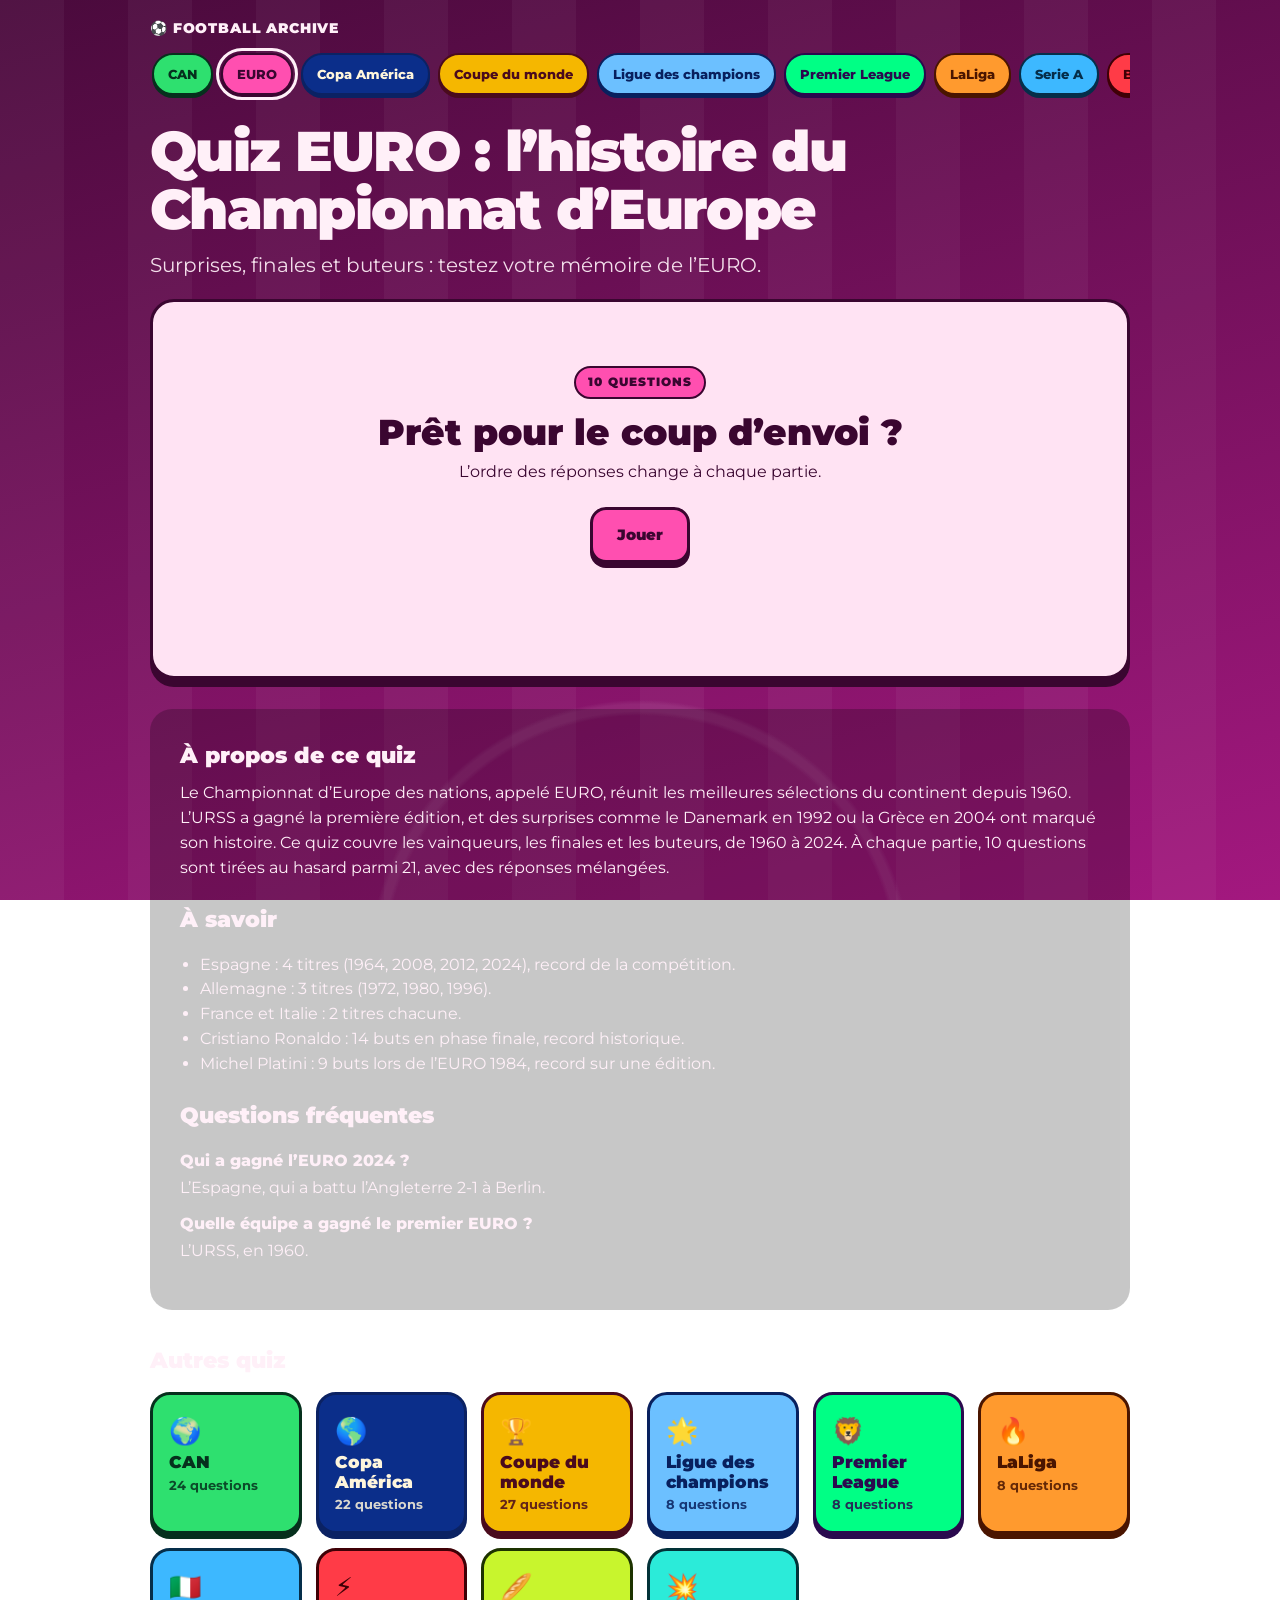
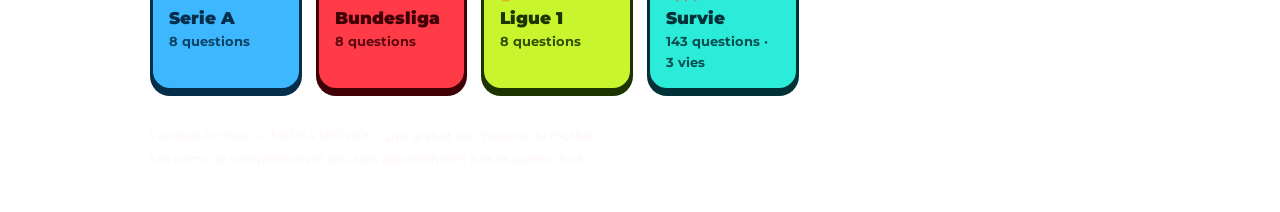
<file: euro/index.html>
<!doctype html>
<html lang="fr">
<head>
<meta charset="utf-8">
<meta name="viewport" content="width=device-width,initial-scale=1">
<title>Quiz EURO : histoire du Championnat d’Europe de football</title>
<meta name="description" content="Quiz EURO gratuit : 21 questions, réponses mélangées et explications. Testez votre mémoire du football.">
<meta name="robots" content="index,follow,max-image-preview:large">
<link rel="canonical" href="https://chariowbusiness900-lang.github.io/football-archive-quiz/euro/">
<meta name="theme-color" content="#4A0A3C">
<meta property="og:type" content="website"><meta property="og:locale" content="fr_FR"><meta property="og:site_name" content="Football Archive">
<meta property="og:title" content="Quiz EURO : histoire du Championnat d’Europe de football"><meta property="og:description" content="Quiz EURO gratuit : 21 questions, réponses mélangées et explications. Testez votre mémoire du football."><meta property="og:url" content="https://chariowbusiness900-lang.github.io/football-archive-quiz/euro/">
<meta name="twitter:card" content="summary">
<link rel="preconnect" href="https://fonts.googleapis.com"><link rel="preconnect" href="https://fonts.gstatic.com" crossorigin>
<link href="https://fonts.googleapis.com/css2?family=Montserrat:wght@500;700;800;900&display=swap" rel="stylesheet">
<link rel="stylesheet" href="../assets/style.css">
<script type="application/ld+json">{"@context": "https://schema.org", "@type": "WebPage", "name": "Quiz EURO : histoire du Championnat d’Europe de football", "description": "Quiz EURO gratuit : 21 questions, réponses mélangées et explications. Testez votre mémoire du football.", "url": "https://chariowbusiness900-lang.github.io/football-archive-quiz/euro/", "inLanguage": "fr", "isPartOf": {"@type": "WebSite", "name": "Football Archive", "url": "https://chariowbusiness900-lang.github.io/football-archive-quiz/"}}</script>
</head>
<body class="t-euro" data-comp="euro" data-label="EURO" data-rel="../">
<div class="wrap">
<a class="brand" href="../">⚽ Football Archive</a>
<nav class="chips" aria-label="Choisir un quiz"><a class="chip" href="../can/" style="--tc:#2EE06F;--ton:#06301D;--ti:#06301D">CAN</a><a class="chip cur" aria-current="page" href="../euro/" style="--tc:#FF4FB0;--ton:#3A0630;--ti:#3A0630">EURO</a><a class="chip" href="../copa-america/" style="--tc:#0B2E8A;--ton:#FFF6DC;--ti:#0B2263">Copa América</a><a class="chip" href="../coupe-du-monde/" style="--tc:#F5B700;--ton:#4A0B1D;--ti:#4A0B1D">Coupe du monde</a><a class="chip" href="../ligue-des-champions/" style="--tc:#6CC0FF;--ton:#08205E;--ti:#08205E">Ligue des champions</a><a class="chip" href="../premier-league/" style="--tc:#00FF85;--ton:#2A0A4E;--ti:#2A0A4E">Premier League</a><a class="chip" href="../liga/" style="--tc:#FF9A2E;--ton:#4A1500;--ti:#4A1500">LaLiga</a><a class="chip" href="../serie-a/" style="--tc:#3DB8FF;--ton:#052E4A;--ti:#052E4A">Serie A</a><a class="chip" href="../bundesliga/" style="--tc:#FF3B47;--ton:#3F0006;--ti:#3F0006">Bundesliga</a><a class="chip" href="../ligue-1/" style="--tc:#C8F52D;--ton:#1D3300;--ti:#1D3300">Ligue 1</a><a class="chip" href="../survie/" style="--tc:#2BEBD9;--ton:#023238;--ti:#023238">Survie</a></nav>
<section class="hero"><h1>Quiz EURO : l’histoire du Championnat d’Europe</h1><p class="lede">Surprises, finales et buteurs : testez votre mémoire de l’EURO.</p></section>
<main id="game" class="card game"><noscript>Ce quiz demande JavaScript. Activez-le pour jouer.</noscript></main>
<section class="panel"><h2>À propos de ce quiz</h2><p>Le Championnat d’Europe des nations, appelé EURO, réunit les meilleures sélections du continent depuis 1960. L’URSS a gagné la première édition, et des surprises comme le Danemark en 1992 ou la Grèce en 2004 ont marqué son histoire. Ce quiz couvre les vainqueurs, les finales et les buteurs, de 1960 à 2024. À chaque partie, 10 questions sont tirées au hasard parmi 21, avec des réponses mélangées.</p><h2>À savoir</h2><ul><li>Espagne : 4 titres (1964, 2008, 2012, 2024), record de la compétition.</li><li>Allemagne : 3 titres (1972, 1980, 1996).</li><li>France et Italie : 2 titres chacune.</li><li>Cristiano Ronaldo : 14 buts en phase finale, record historique.</li><li>Michel Platini : 9 buts lors de l’EURO 1984, record sur une édition.</li></ul><h2>Questions fréquentes</h2><dl><dt>Qui a gagné l’EURO 2024 ?</dt><dd>L’Espagne, qui a battu l’Angleterre 2-1 à Berlin.</dd><dt>Quelle équipe a gagné le premier EURO ?</dt><dd>L’URSS, en 1960.</dd></dl></section>
<section class="more"><h2>Autres quiz</h2><div class="tiles"><a class="tile" href="../can/" style="--tc:#2EE06F;--ton:#06301D;--ti:#06301D"><span class="em">🌍</span><strong>CAN</strong><small>24 questions</small></a><a class="tile" href="../copa-america/" style="--tc:#0B2E8A;--ton:#FFF6DC;--ti:#0B2263"><span class="em">🌎</span><strong>Copa América</strong><small>22 questions</small></a><a class="tile" href="../coupe-du-monde/" style="--tc:#F5B700;--ton:#4A0B1D;--ti:#4A0B1D"><span class="em">🏆</span><strong>Coupe du monde</strong><small>27 questions</small></a><a class="tile" href="../ligue-des-champions/" style="--tc:#6CC0FF;--ton:#08205E;--ti:#08205E"><span class="em">🌟</span><strong>Ligue des champions</strong><small>8 questions</small></a><a class="tile" href="../premier-league/" style="--tc:#00FF85;--ton:#2A0A4E;--ti:#2A0A4E"><span class="em">🦁</span><strong>Premier League</strong><small>8 questions</small></a><a class="tile" href="../liga/" style="--tc:#FF9A2E;--ton:#4A1500;--ti:#4A1500"><span class="em">🔥</span><strong>LaLiga</strong><small>8 questions</small></a><a class="tile" href="../serie-a/" style="--tc:#3DB8FF;--ton:#052E4A;--ti:#052E4A"><span class="em">🇮🇹</span><strong>Serie A</strong><small>8 questions</small></a><a class="tile" href="../bundesliga/" style="--tc:#FF3B47;--ton:#3F0006;--ti:#3F0006"><span class="em">⚡</span><strong>Bundesliga</strong><small>8 questions</small></a><a class="tile" href="../ligue-1/" style="--tc:#C8F52D;--ton:#1D3300;--ti:#1D3300"><span class="em">🥖</span><strong>Ligue 1</strong><small>8 questions</small></a><a class="tile" href="../survie/" style="--tc:#2BEBD9;--ton:#023238;--ti:#023238"><span class="em">💥</span><strong>Survie</strong><small>143 questions · 3 vies</small></a></div></section>
<footer><p>Football Archive · © MEPEA SERVICE · Quiz gratuit sur l’histoire du football.</p><p>Les noms de compétitions et de clubs appartiennent à leurs ayants droit.</p></footer>
</div>
<script src="../assets/data.js" defer></script><script src="../assets/app.js" defer></script>
</body>
</html>
</file>
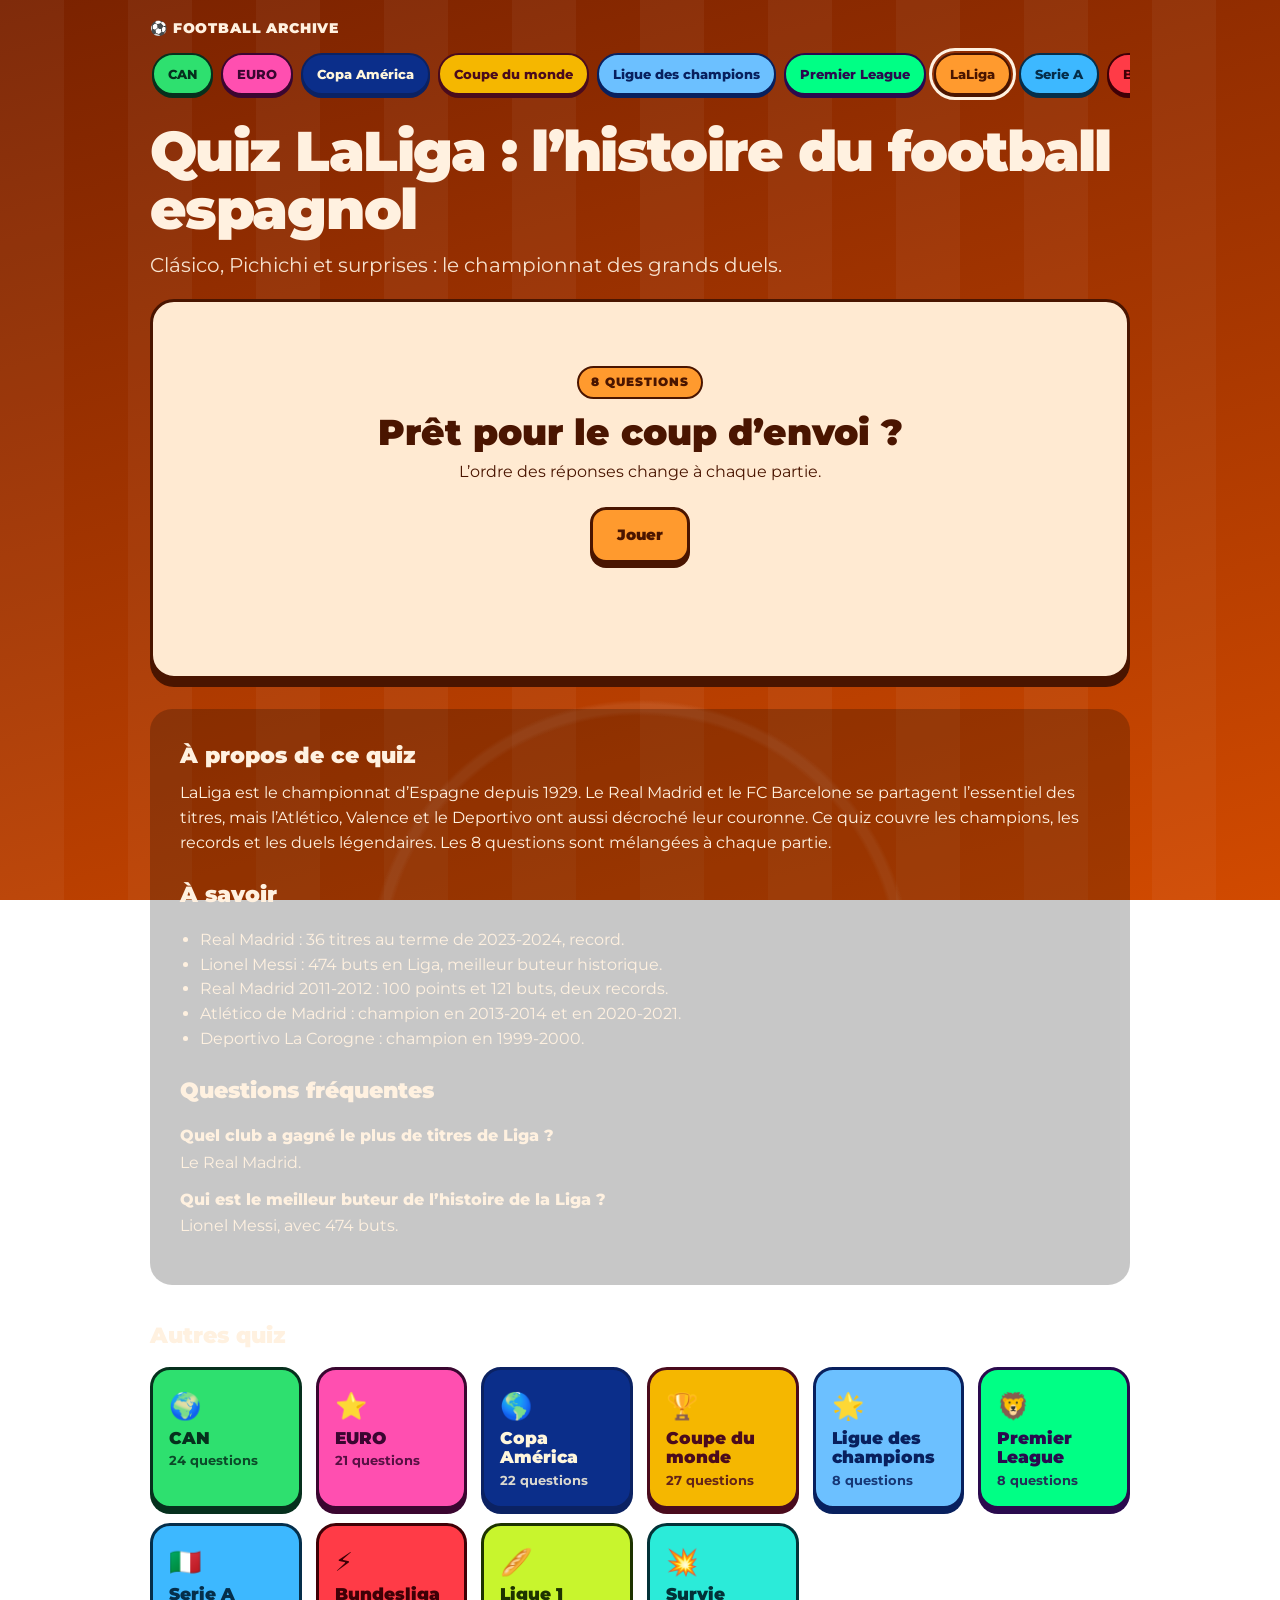
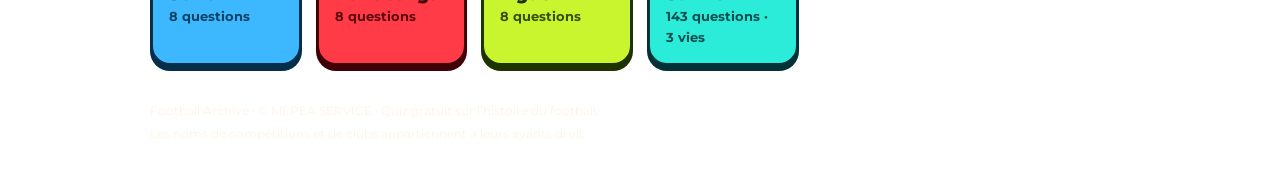
<file: liga/index.html>
<!doctype html>
<html lang="fr">
<head>
<meta charset="utf-8">
<meta name="viewport" content="width=device-width,initial-scale=1">
<title>Quiz LaLiga : histoire du championnat d’Espagne</title>
<meta name="description" content="Quiz LaLiga gratuit : 8 questions, réponses mélangées et explications. Testez votre mémoire du football.">
<meta name="robots" content="index,follow,max-image-preview:large">
<link rel="canonical" href="https://chariowbusiness900-lang.github.io/football-archive-quiz/liga/">
<meta name="theme-color" content="#7A2200">
<meta property="og:type" content="website"><meta property="og:locale" content="fr_FR"><meta property="og:site_name" content="Football Archive">
<meta property="og:title" content="Quiz LaLiga : histoire du championnat d’Espagne"><meta property="og:description" content="Quiz LaLiga gratuit : 8 questions, réponses mélangées et explications. Testez votre mémoire du football."><meta property="og:url" content="https://chariowbusiness900-lang.github.io/football-archive-quiz/liga/">
<meta name="twitter:card" content="summary">
<link rel="preconnect" href="https://fonts.googleapis.com"><link rel="preconnect" href="https://fonts.gstatic.com" crossorigin>
<link href="https://fonts.googleapis.com/css2?family=Montserrat:wght@500;700;800;900&display=swap" rel="stylesheet">
<link rel="stylesheet" href="../assets/style.css">
<script type="application/ld+json">{"@context": "https://schema.org", "@type": "WebPage", "name": "Quiz LaLiga : histoire du championnat d’Espagne", "description": "Quiz LaLiga gratuit : 8 questions, réponses mélangées et explications. Testez votre mémoire du football.", "url": "https://chariowbusiness900-lang.github.io/football-archive-quiz/liga/", "inLanguage": "fr", "isPartOf": {"@type": "WebSite", "name": "Football Archive", "url": "https://chariowbusiness900-lang.github.io/football-archive-quiz/"}}</script>
</head>
<body class="t-liga" data-comp="liga" data-label="LaLiga" data-rel="../">
<div class="wrap">
<a class="brand" href="../">⚽ Football Archive</a>
<nav class="chips" aria-label="Choisir un quiz"><a class="chip" href="../can/" style="--tc:#2EE06F;--ton:#06301D;--ti:#06301D">CAN</a><a class="chip" href="../euro/" style="--tc:#FF4FB0;--ton:#3A0630;--ti:#3A0630">EURO</a><a class="chip" href="../copa-america/" style="--tc:#0B2E8A;--ton:#FFF6DC;--ti:#0B2263">Copa América</a><a class="chip" href="../coupe-du-monde/" style="--tc:#F5B700;--ton:#4A0B1D;--ti:#4A0B1D">Coupe du monde</a><a class="chip" href="../ligue-des-champions/" style="--tc:#6CC0FF;--ton:#08205E;--ti:#08205E">Ligue des champions</a><a class="chip" href="../premier-league/" style="--tc:#00FF85;--ton:#2A0A4E;--ti:#2A0A4E">Premier League</a><a class="chip cur" aria-current="page" href="../liga/" style="--tc:#FF9A2E;--ton:#4A1500;--ti:#4A1500">LaLiga</a><a class="chip" href="../serie-a/" style="--tc:#3DB8FF;--ton:#052E4A;--ti:#052E4A">Serie A</a><a class="chip" href="../bundesliga/" style="--tc:#FF3B47;--ton:#3F0006;--ti:#3F0006">Bundesliga</a><a class="chip" href="../ligue-1/" style="--tc:#C8F52D;--ton:#1D3300;--ti:#1D3300">Ligue 1</a><a class="chip" href="../survie/" style="--tc:#2BEBD9;--ton:#023238;--ti:#023238">Survie</a></nav>
<section class="hero"><h1>Quiz LaLiga : l’histoire du football espagnol</h1><p class="lede">Clásico, Pichichi et surprises : le championnat des grands duels.</p></section>
<main id="game" class="card game"><noscript>Ce quiz demande JavaScript. Activez-le pour jouer.</noscript></main>
<section class="panel"><h2>À propos de ce quiz</h2><p>LaLiga est le championnat d’Espagne depuis 1929. Le Real Madrid et le FC Barcelone se partagent l’essentiel des titres, mais l’Atlético, Valence et le Deportivo ont aussi décroché leur couronne. Ce quiz couvre les champions, les records et les duels légendaires. Les 8 questions sont mélangées à chaque partie.</p><h2>À savoir</h2><ul><li>Real Madrid : 36 titres au terme de 2023-2024, record.</li><li>Lionel Messi : 474 buts en Liga, meilleur buteur historique.</li><li>Real Madrid 2011-2012 : 100 points et 121 buts, deux records.</li><li>Atlético de Madrid : champion en 2013-2014 et en 2020-2021.</li><li>Deportivo La Corogne : champion en 1999-2000.</li></ul><h2>Questions fréquentes</h2><dl><dt>Quel club a gagné le plus de titres de Liga ?</dt><dd>Le Real Madrid.</dd><dt>Qui est le meilleur buteur de l’histoire de la Liga ?</dt><dd>Lionel Messi, avec 474 buts.</dd></dl></section>
<section class="more"><h2>Autres quiz</h2><div class="tiles"><a class="tile" href="../can/" style="--tc:#2EE06F;--ton:#06301D;--ti:#06301D"><span class="em">🌍</span><strong>CAN</strong><small>24 questions</small></a><a class="tile" href="../euro/" style="--tc:#FF4FB0;--ton:#3A0630;--ti:#3A0630"><span class="em">⭐</span><strong>EURO</strong><small>21 questions</small></a><a class="tile" href="../copa-america/" style="--tc:#0B2E8A;--ton:#FFF6DC;--ti:#0B2263"><span class="em">🌎</span><strong>Copa América</strong><small>22 questions</small></a><a class="tile" href="../coupe-du-monde/" style="--tc:#F5B700;--ton:#4A0B1D;--ti:#4A0B1D"><span class="em">🏆</span><strong>Coupe du monde</strong><small>27 questions</small></a><a class="tile" href="../ligue-des-champions/" style="--tc:#6CC0FF;--ton:#08205E;--ti:#08205E"><span class="em">🌟</span><strong>Ligue des champions</strong><small>8 questions</small></a><a class="tile" href="../premier-league/" style="--tc:#00FF85;--ton:#2A0A4E;--ti:#2A0A4E"><span class="em">🦁</span><strong>Premier League</strong><small>8 questions</small></a><a class="tile" href="../serie-a/" style="--tc:#3DB8FF;--ton:#052E4A;--ti:#052E4A"><span class="em">🇮🇹</span><strong>Serie A</strong><small>8 questions</small></a><a class="tile" href="../bundesliga/" style="--tc:#FF3B47;--ton:#3F0006;--ti:#3F0006"><span class="em">⚡</span><strong>Bundesliga</strong><small>8 questions</small></a><a class="tile" href="../ligue-1/" style="--tc:#C8F52D;--ton:#1D3300;--ti:#1D3300"><span class="em">🥖</span><strong>Ligue 1</strong><small>8 questions</small></a><a class="tile" href="../survie/" style="--tc:#2BEBD9;--ton:#023238;--ti:#023238"><span class="em">💥</span><strong>Survie</strong><small>143 questions · 3 vies</small></a></div></section>
<footer><p>Football Archive · © MEPEA SERVICE · Quiz gratuit sur l’histoire du football.</p><p>Les noms de compétitions et de clubs appartiennent à leurs ayants droit.</p></footer>
</div>
<script src="../assets/data.js" defer></script><script src="../assets/app.js" defer></script>
</body>
</html>
</file>
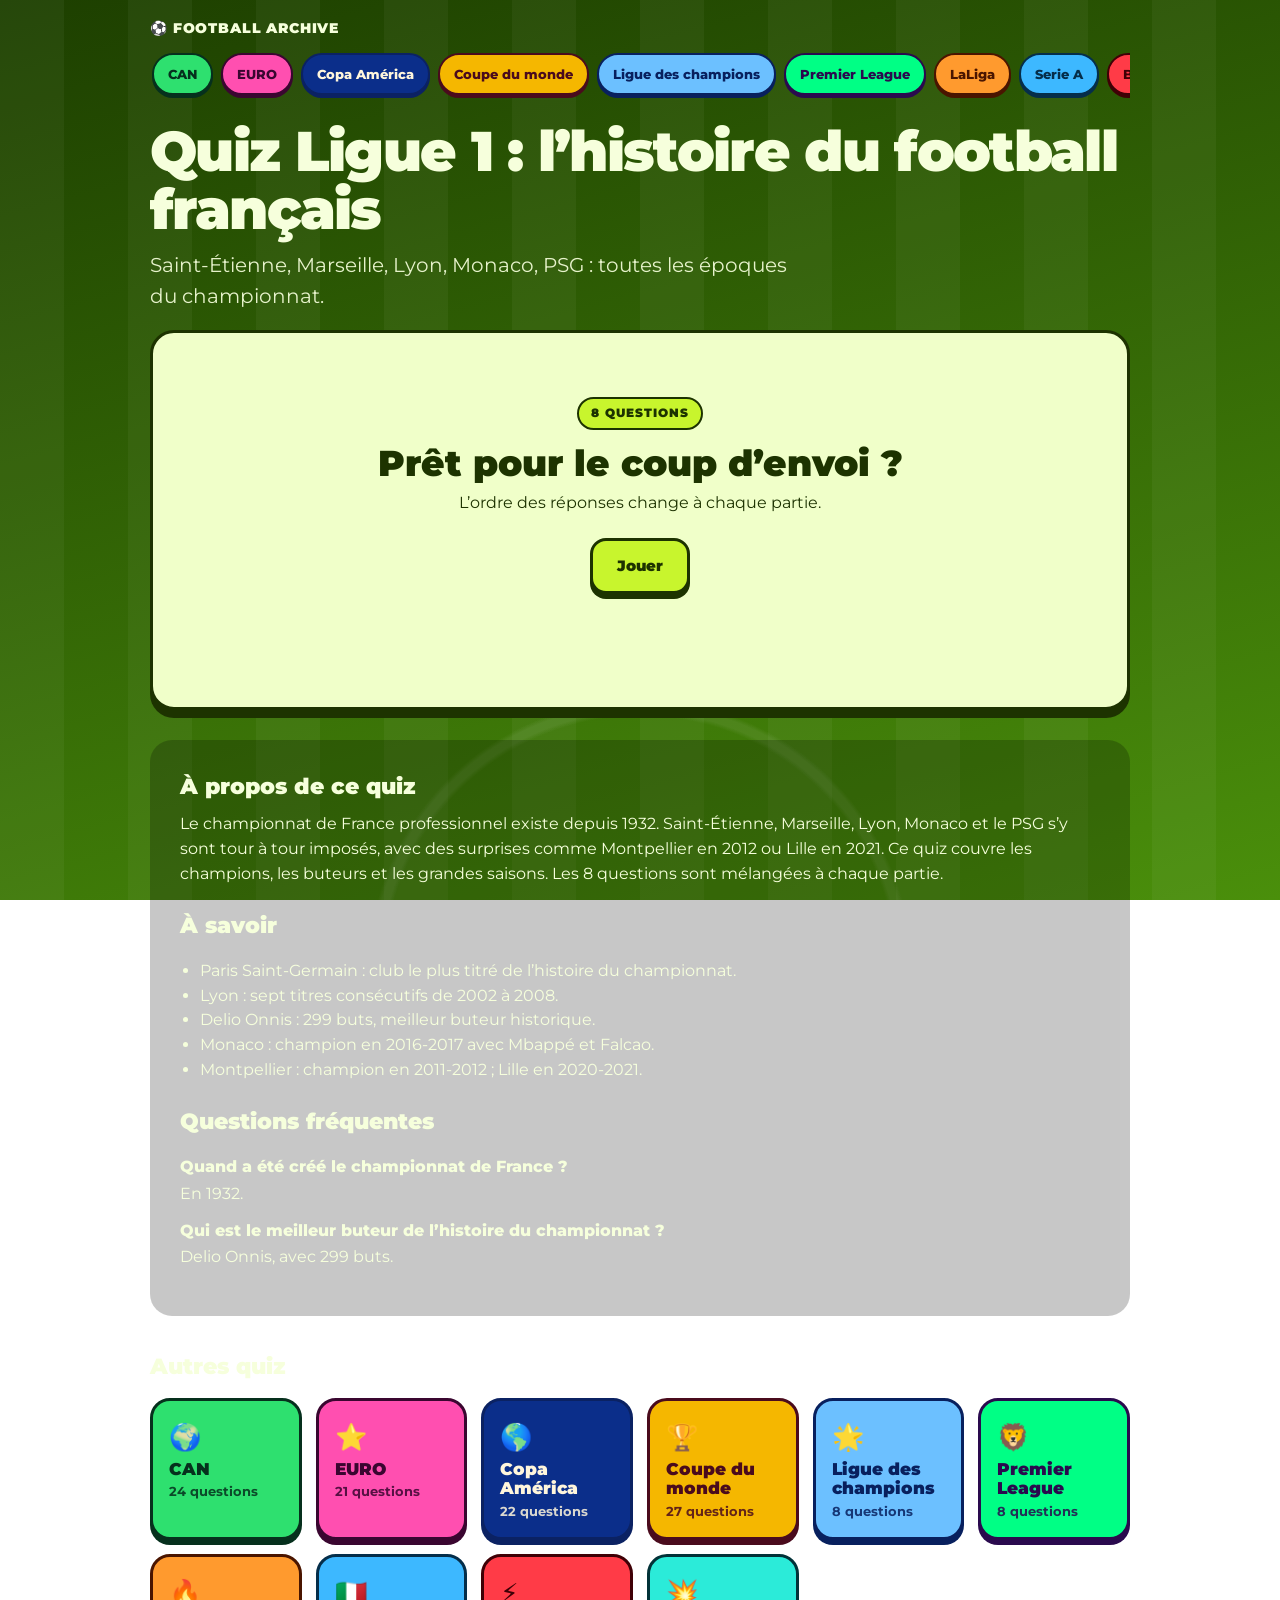
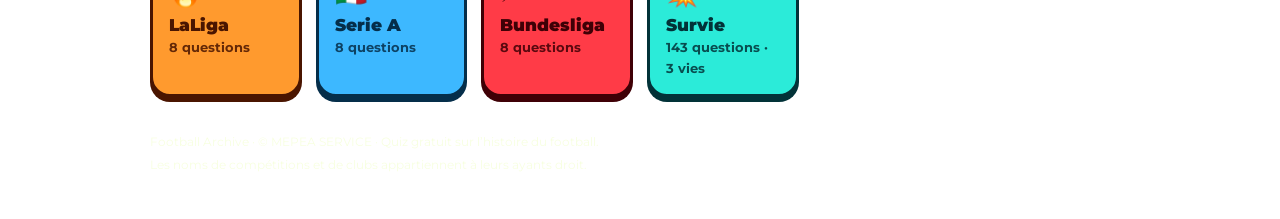
<file: ligue-1/index.html>
<!doctype html>
<html lang="fr">
<head>
<meta charset="utf-8">
<meta name="viewport" content="width=device-width,initial-scale=1">
<title>Quiz Ligue 1 : histoire du championnat de France</title>
<meta name="description" content="Quiz Ligue 1 gratuit : 8 questions, réponses mélangées et explications. Testez votre mémoire du football.">
<meta name="robots" content="index,follow,max-image-preview:large">
<link rel="canonical" href="https://chariowbusiness900-lang.github.io/football-archive-quiz/ligue-1/">
<meta name="theme-color" content="#1D3F00">
<meta property="og:type" content="website"><meta property="og:locale" content="fr_FR"><meta property="og:site_name" content="Football Archive">
<meta property="og:title" content="Quiz Ligue 1 : histoire du championnat de France"><meta property="og:description" content="Quiz Ligue 1 gratuit : 8 questions, réponses mélangées et explications. Testez votre mémoire du football."><meta property="og:url" content="https://chariowbusiness900-lang.github.io/football-archive-quiz/ligue-1/">
<meta name="twitter:card" content="summary">
<link rel="preconnect" href="https://fonts.googleapis.com"><link rel="preconnect" href="https://fonts.gstatic.com" crossorigin>
<link href="https://fonts.googleapis.com/css2?family=Montserrat:wght@500;700;800;900&display=swap" rel="stylesheet">
<link rel="stylesheet" href="../assets/style.css">
<script type="application/ld+json">{"@context": "https://schema.org", "@type": "WebPage", "name": "Quiz Ligue 1 : histoire du championnat de France", "description": "Quiz Ligue 1 gratuit : 8 questions, réponses mélangées et explications. Testez votre mémoire du football.", "url": "https://chariowbusiness900-lang.github.io/football-archive-quiz/ligue-1/", "inLanguage": "fr", "isPartOf": {"@type": "WebSite", "name": "Football Archive", "url": "https://chariowbusiness900-lang.github.io/football-archive-quiz/"}}</script>
</head>
<body class="t-l1" data-comp="l1" data-label="Ligue 1" data-rel="../">
<div class="wrap">
<a class="brand" href="../">⚽ Football Archive</a>
<nav class="chips" aria-label="Choisir un quiz"><a class="chip" href="../can/" style="--tc:#2EE06F;--ton:#06301D;--ti:#06301D">CAN</a><a class="chip" href="../euro/" style="--tc:#FF4FB0;--ton:#3A0630;--ti:#3A0630">EURO</a><a class="chip" href="../copa-america/" style="--tc:#0B2E8A;--ton:#FFF6DC;--ti:#0B2263">Copa América</a><a class="chip" href="../coupe-du-monde/" style="--tc:#F5B700;--ton:#4A0B1D;--ti:#4A0B1D">Coupe du monde</a><a class="chip" href="../ligue-des-champions/" style="--tc:#6CC0FF;--ton:#08205E;--ti:#08205E">Ligue des champions</a><a class="chip" href="../premier-league/" style="--tc:#00FF85;--ton:#2A0A4E;--ti:#2A0A4E">Premier League</a><a class="chip" href="../liga/" style="--tc:#FF9A2E;--ton:#4A1500;--ti:#4A1500">LaLiga</a><a class="chip" href="../serie-a/" style="--tc:#3DB8FF;--ton:#052E4A;--ti:#052E4A">Serie A</a><a class="chip" href="../bundesliga/" style="--tc:#FF3B47;--ton:#3F0006;--ti:#3F0006">Bundesliga</a><a class="chip cur" aria-current="page" href="../ligue-1/" style="--tc:#C8F52D;--ton:#1D3300;--ti:#1D3300">Ligue 1</a><a class="chip" href="../survie/" style="--tc:#2BEBD9;--ton:#023238;--ti:#023238">Survie</a></nav>
<section class="hero"><h1>Quiz Ligue 1 : l’histoire du football français</h1><p class="lede">Saint-Étienne, Marseille, Lyon, Monaco, PSG : toutes les époques du championnat.</p></section>
<main id="game" class="card game"><noscript>Ce quiz demande JavaScript. Activez-le pour jouer.</noscript></main>
<section class="panel"><h2>À propos de ce quiz</h2><p>Le championnat de France professionnel existe depuis 1932. Saint-Étienne, Marseille, Lyon, Monaco et le PSG s’y sont tour à tour imposés, avec des surprises comme Montpellier en 2012 ou Lille en 2021. Ce quiz couvre les champions, les buteurs et les grandes saisons. Les 8 questions sont mélangées à chaque partie.</p><h2>À savoir</h2><ul><li>Paris Saint-Germain : club le plus titré de l’histoire du championnat.</li><li>Lyon : sept titres consécutifs de 2002 à 2008.</li><li>Delio Onnis : 299 buts, meilleur buteur historique.</li><li>Monaco : champion en 2016-2017 avec Mbappé et Falcao.</li><li>Montpellier : champion en 2011-2012 ; Lille en 2020-2021.</li></ul><h2>Questions fréquentes</h2><dl><dt>Quand a été créé le championnat de France ?</dt><dd>En 1932.</dd><dt>Qui est le meilleur buteur de l’histoire du championnat ?</dt><dd>Delio Onnis, avec 299 buts.</dd></dl></section>
<section class="more"><h2>Autres quiz</h2><div class="tiles"><a class="tile" href="../can/" style="--tc:#2EE06F;--ton:#06301D;--ti:#06301D"><span class="em">🌍</span><strong>CAN</strong><small>24 questions</small></a><a class="tile" href="../euro/" style="--tc:#FF4FB0;--ton:#3A0630;--ti:#3A0630"><span class="em">⭐</span><strong>EURO</strong><small>21 questions</small></a><a class="tile" href="../copa-america/" style="--tc:#0B2E8A;--ton:#FFF6DC;--ti:#0B2263"><span class="em">🌎</span><strong>Copa América</strong><small>22 questions</small></a><a class="tile" href="../coupe-du-monde/" style="--tc:#F5B700;--ton:#4A0B1D;--ti:#4A0B1D"><span class="em">🏆</span><strong>Coupe du monde</strong><small>27 questions</small></a><a class="tile" href="../ligue-des-champions/" style="--tc:#6CC0FF;--ton:#08205E;--ti:#08205E"><span class="em">🌟</span><strong>Ligue des champions</strong><small>8 questions</small></a><a class="tile" href="../premier-league/" style="--tc:#00FF85;--ton:#2A0A4E;--ti:#2A0A4E"><span class="em">🦁</span><strong>Premier League</strong><small>8 questions</small></a><a class="tile" href="../liga/" style="--tc:#FF9A2E;--ton:#4A1500;--ti:#4A1500"><span class="em">🔥</span><strong>LaLiga</strong><small>8 questions</small></a><a class="tile" href="../serie-a/" style="--tc:#3DB8FF;--ton:#052E4A;--ti:#052E4A"><span class="em">🇮🇹</span><strong>Serie A</strong><small>8 questions</small></a><a class="tile" href="../bundesliga/" style="--tc:#FF3B47;--ton:#3F0006;--ti:#3F0006"><span class="em">⚡</span><strong>Bundesliga</strong><small>8 questions</small></a><a class="tile" href="../survie/" style="--tc:#2BEBD9;--ton:#023238;--ti:#023238"><span class="em">💥</span><strong>Survie</strong><small>143 questions · 3 vies</small></a></div></section>
<footer><p>Football Archive · © MEPEA SERVICE · Quiz gratuit sur l’histoire du football.</p><p>Les noms de compétitions et de clubs appartiennent à leurs ayants droit.</p></footer>
</div>
<script src="../assets/data.js" defer></script><script src="../assets/app.js" defer></script>
</body>
</html>
</file>
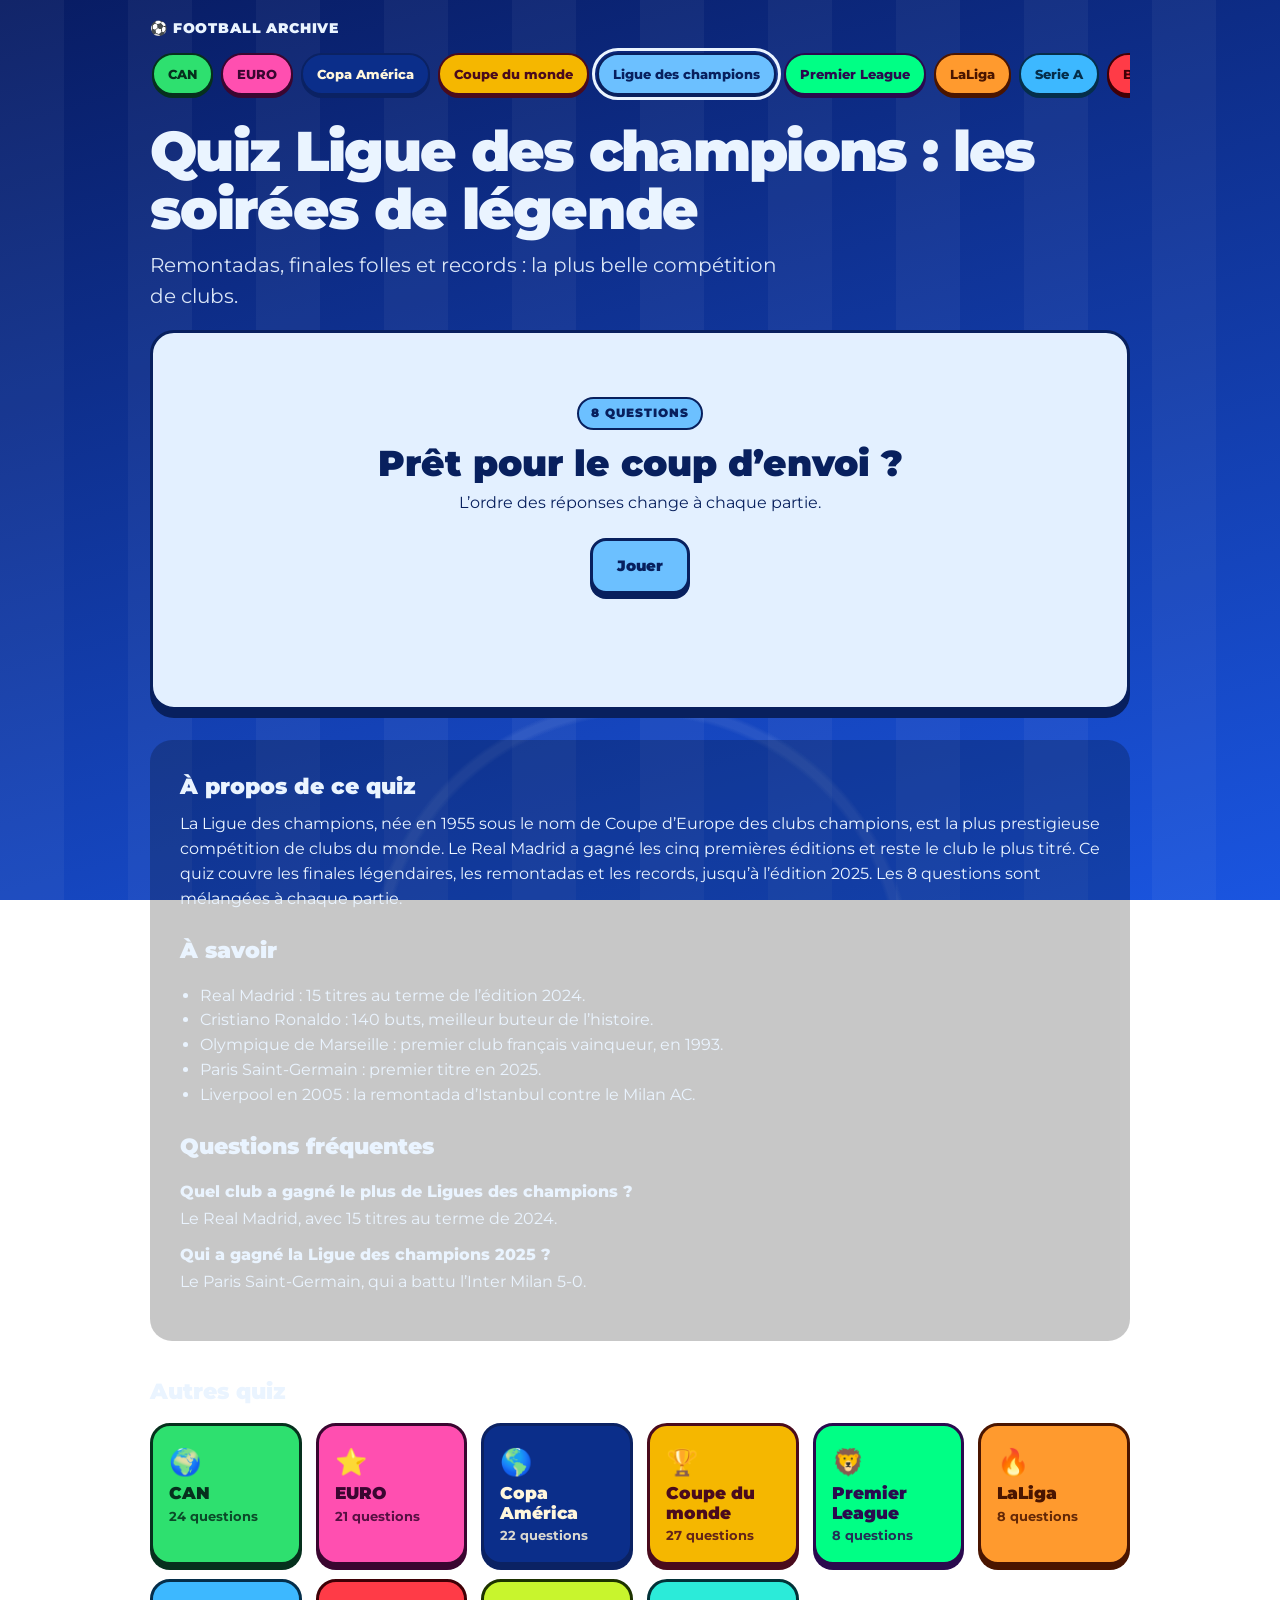
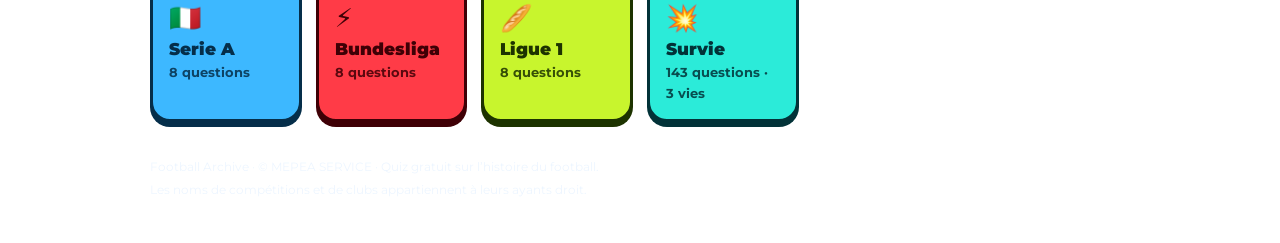
<file: ligue-des-champions/index.html>
<!doctype html>
<html lang="fr">
<head>
<meta charset="utf-8">
<meta name="viewport" content="width=device-width,initial-scale=1">
<title>Quiz Ligue des champions : histoire de la Coupe d’Europe</title>
<meta name="description" content="Quiz Ligue des champions gratuit : 8 questions, réponses mélangées et explications. Testez votre mémoire du football.">
<meta name="robots" content="index,follow,max-image-preview:large">
<link rel="canonical" href="https://chariowbusiness900-lang.github.io/football-archive-quiz/ligue-des-champions/">
<meta name="theme-color" content="#081C63">
<meta property="og:type" content="website"><meta property="og:locale" content="fr_FR"><meta property="og:site_name" content="Football Archive">
<meta property="og:title" content="Quiz Ligue des champions : histoire de la Coupe d’Europe"><meta property="og:description" content="Quiz Ligue des champions gratuit : 8 questions, réponses mélangées et explications. Testez votre mémoire du football."><meta property="og:url" content="https://chariowbusiness900-lang.github.io/football-archive-quiz/ligue-des-champions/">
<meta name="twitter:card" content="summary">
<link rel="preconnect" href="https://fonts.googleapis.com"><link rel="preconnect" href="https://fonts.gstatic.com" crossorigin>
<link href="https://fonts.googleapis.com/css2?family=Montserrat:wght@500;700;800;900&display=swap" rel="stylesheet">
<link rel="stylesheet" href="../assets/style.css">
<script type="application/ld+json">{"@context": "https://schema.org", "@type": "WebPage", "name": "Quiz Ligue des champions : histoire de la Coupe d’Europe", "description": "Quiz Ligue des champions gratuit : 8 questions, réponses mélangées et explications. Testez votre mémoire du football.", "url": "https://chariowbusiness900-lang.github.io/football-archive-quiz/ligue-des-champions/", "inLanguage": "fr", "isPartOf": {"@type": "WebSite", "name": "Football Archive", "url": "https://chariowbusiness900-lang.github.io/football-archive-quiz/"}}</script>
</head>
<body class="t-ldc" data-comp="ldc" data-label="Ligue des champions" data-rel="../">
<div class="wrap">
<a class="brand" href="../">⚽ Football Archive</a>
<nav class="chips" aria-label="Choisir un quiz"><a class="chip" href="../can/" style="--tc:#2EE06F;--ton:#06301D;--ti:#06301D">CAN</a><a class="chip" href="../euro/" style="--tc:#FF4FB0;--ton:#3A0630;--ti:#3A0630">EURO</a><a class="chip" href="../copa-america/" style="--tc:#0B2E8A;--ton:#FFF6DC;--ti:#0B2263">Copa América</a><a class="chip" href="../coupe-du-monde/" style="--tc:#F5B700;--ton:#4A0B1D;--ti:#4A0B1D">Coupe du monde</a><a class="chip cur" aria-current="page" href="../ligue-des-champions/" style="--tc:#6CC0FF;--ton:#08205E;--ti:#08205E">Ligue des champions</a><a class="chip" href="../premier-league/" style="--tc:#00FF85;--ton:#2A0A4E;--ti:#2A0A4E">Premier League</a><a class="chip" href="../liga/" style="--tc:#FF9A2E;--ton:#4A1500;--ti:#4A1500">LaLiga</a><a class="chip" href="../serie-a/" style="--tc:#3DB8FF;--ton:#052E4A;--ti:#052E4A">Serie A</a><a class="chip" href="../bundesliga/" style="--tc:#FF3B47;--ton:#3F0006;--ti:#3F0006">Bundesliga</a><a class="chip" href="../ligue-1/" style="--tc:#C8F52D;--ton:#1D3300;--ti:#1D3300">Ligue 1</a><a class="chip" href="../survie/" style="--tc:#2BEBD9;--ton:#023238;--ti:#023238">Survie</a></nav>
<section class="hero"><h1>Quiz Ligue des champions : les soirées de légende</h1><p class="lede">Remontadas, finales folles et records : la plus belle compétition de clubs.</p></section>
<main id="game" class="card game"><noscript>Ce quiz demande JavaScript. Activez-le pour jouer.</noscript></main>
<section class="panel"><h2>À propos de ce quiz</h2><p>La Ligue des champions, née en 1955 sous le nom de Coupe d’Europe des clubs champions, est la plus prestigieuse compétition de clubs du monde. Le Real Madrid a gagné les cinq premières éditions et reste le club le plus titré. Ce quiz couvre les finales légendaires, les remontadas et les records, jusqu’à l’édition 2025. Les 8 questions sont mélangées à chaque partie.</p><h2>À savoir</h2><ul><li>Real Madrid : 15 titres au terme de l’édition 2024.</li><li>Cristiano Ronaldo : 140 buts, meilleur buteur de l’histoire.</li><li>Olympique de Marseille : premier club français vainqueur, en 1993.</li><li>Paris Saint-Germain : premier titre en 2025.</li><li>Liverpool en 2005 : la remontada d’Istanbul contre le Milan AC.</li></ul><h2>Questions fréquentes</h2><dl><dt>Quel club a gagné le plus de Ligues des champions ?</dt><dd>Le Real Madrid, avec 15 titres au terme de 2024.</dd><dt>Qui a gagné la Ligue des champions 2025 ?</dt><dd>Le Paris Saint-Germain, qui a battu l’Inter Milan 5-0.</dd></dl></section>
<section class="more"><h2>Autres quiz</h2><div class="tiles"><a class="tile" href="../can/" style="--tc:#2EE06F;--ton:#06301D;--ti:#06301D"><span class="em">🌍</span><strong>CAN</strong><small>24 questions</small></a><a class="tile" href="../euro/" style="--tc:#FF4FB0;--ton:#3A0630;--ti:#3A0630"><span class="em">⭐</span><strong>EURO</strong><small>21 questions</small></a><a class="tile" href="../copa-america/" style="--tc:#0B2E8A;--ton:#FFF6DC;--ti:#0B2263"><span class="em">🌎</span><strong>Copa América</strong><small>22 questions</small></a><a class="tile" href="../coupe-du-monde/" style="--tc:#F5B700;--ton:#4A0B1D;--ti:#4A0B1D"><span class="em">🏆</span><strong>Coupe du monde</strong><small>27 questions</small></a><a class="tile" href="../premier-league/" style="--tc:#00FF85;--ton:#2A0A4E;--ti:#2A0A4E"><span class="em">🦁</span><strong>Premier League</strong><small>8 questions</small></a><a class="tile" href="../liga/" style="--tc:#FF9A2E;--ton:#4A1500;--ti:#4A1500"><span class="em">🔥</span><strong>LaLiga</strong><small>8 questions</small></a><a class="tile" href="../serie-a/" style="--tc:#3DB8FF;--ton:#052E4A;--ti:#052E4A"><span class="em">🇮🇹</span><strong>Serie A</strong><small>8 questions</small></a><a class="tile" href="../bundesliga/" style="--tc:#FF3B47;--ton:#3F0006;--ti:#3F0006"><span class="em">⚡</span><strong>Bundesliga</strong><small>8 questions</small></a><a class="tile" href="../ligue-1/" style="--tc:#C8F52D;--ton:#1D3300;--ti:#1D3300"><span class="em">🥖</span><strong>Ligue 1</strong><small>8 questions</small></a><a class="tile" href="../survie/" style="--tc:#2BEBD9;--ton:#023238;--ti:#023238"><span class="em">💥</span><strong>Survie</strong><small>143 questions · 3 vies</small></a></div></section>
<footer><p>Football Archive · © MEPEA SERVICE · Quiz gratuit sur l’histoire du football.</p><p>Les noms de compétitions et de clubs appartiennent à leurs ayants droit.</p></footer>
</div>
<script src="../assets/data.js" defer></script><script src="../assets/app.js" defer></script>
</body>
</html>
</file>
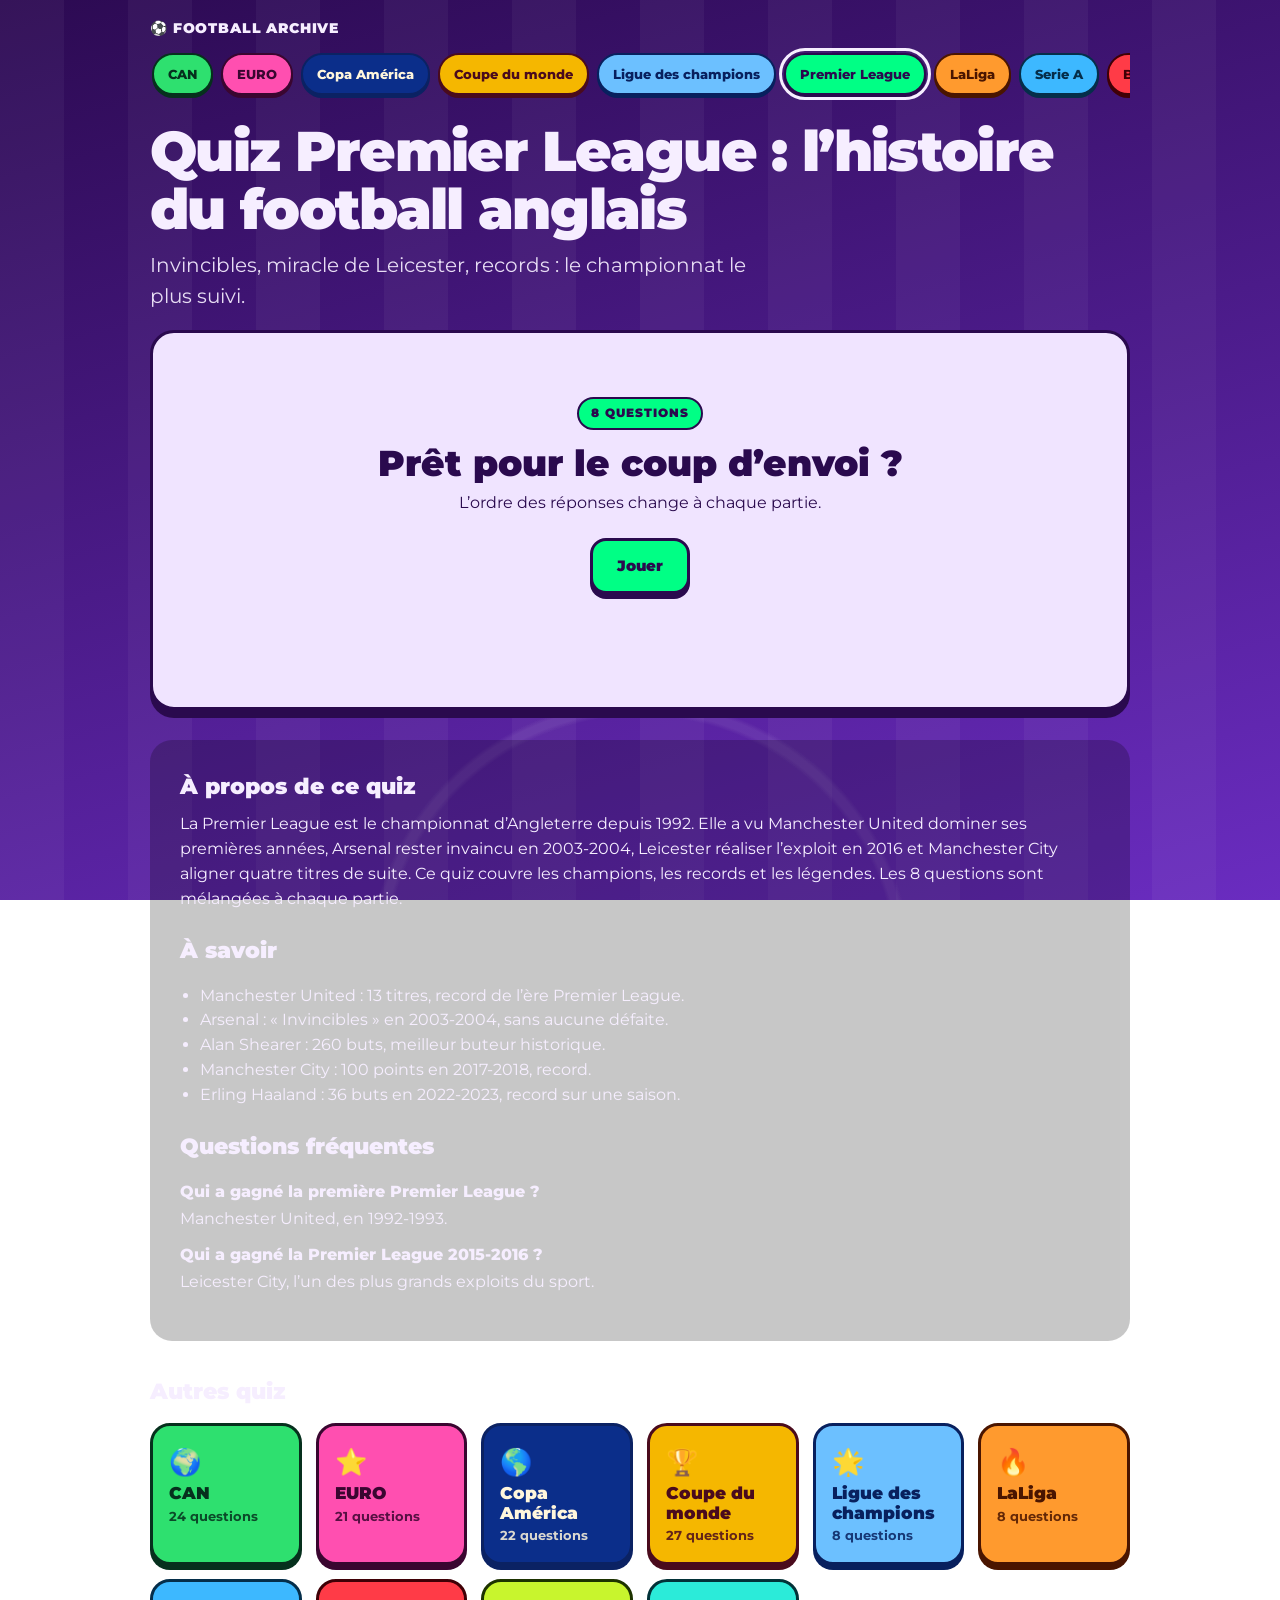
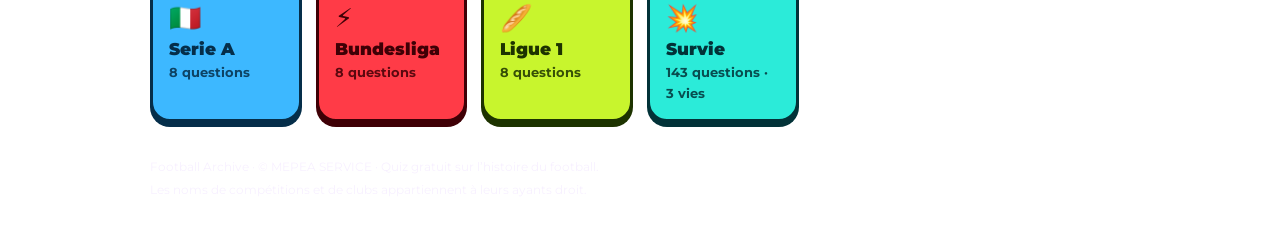
<file: premier-league/index.html>
<!doctype html>
<html lang="fr">
<head>
<meta charset="utf-8">
<meta name="viewport" content="width=device-width,initial-scale=1">
<title>Quiz Premier League : histoire du championnat d’Angleterre</title>
<meta name="description" content="Quiz Premier League gratuit : 8 questions, réponses mélangées et explications. Testez votre mémoire du football.">
<meta name="robots" content="index,follow,max-image-preview:large">
<link rel="canonical" href="https://chariowbusiness900-lang.github.io/football-archive-quiz/premier-league/">
<meta name="theme-color" content="#2C0A52">
<meta property="og:type" content="website"><meta property="og:locale" content="fr_FR"><meta property="og:site_name" content="Football Archive">
<meta property="og:title" content="Quiz Premier League : histoire du championnat d’Angleterre"><meta property="og:description" content="Quiz Premier League gratuit : 8 questions, réponses mélangées et explications. Testez votre mémoire du football."><meta property="og:url" content="https://chariowbusiness900-lang.github.io/football-archive-quiz/premier-league/">
<meta name="twitter:card" content="summary">
<link rel="preconnect" href="https://fonts.googleapis.com"><link rel="preconnect" href="https://fonts.gstatic.com" crossorigin>
<link href="https://fonts.googleapis.com/css2?family=Montserrat:wght@500;700;800;900&display=swap" rel="stylesheet">
<link rel="stylesheet" href="../assets/style.css">
<script type="application/ld+json">{"@context": "https://schema.org", "@type": "WebPage", "name": "Quiz Premier League : histoire du championnat d’Angleterre", "description": "Quiz Premier League gratuit : 8 questions, réponses mélangées et explications. Testez votre mémoire du football.", "url": "https://chariowbusiness900-lang.github.io/football-archive-quiz/premier-league/", "inLanguage": "fr", "isPartOf": {"@type": "WebSite", "name": "Football Archive", "url": "https://chariowbusiness900-lang.github.io/football-archive-quiz/"}}</script>
</head>
<body class="t-pl" data-comp="pl" data-label="Premier League" data-rel="../">
<div class="wrap">
<a class="brand" href="../">⚽ Football Archive</a>
<nav class="chips" aria-label="Choisir un quiz"><a class="chip" href="../can/" style="--tc:#2EE06F;--ton:#06301D;--ti:#06301D">CAN</a><a class="chip" href="../euro/" style="--tc:#FF4FB0;--ton:#3A0630;--ti:#3A0630">EURO</a><a class="chip" href="../copa-america/" style="--tc:#0B2E8A;--ton:#FFF6DC;--ti:#0B2263">Copa América</a><a class="chip" href="../coupe-du-monde/" style="--tc:#F5B700;--ton:#4A0B1D;--ti:#4A0B1D">Coupe du monde</a><a class="chip" href="../ligue-des-champions/" style="--tc:#6CC0FF;--ton:#08205E;--ti:#08205E">Ligue des champions</a><a class="chip cur" aria-current="page" href="../premier-league/" style="--tc:#00FF85;--ton:#2A0A4E;--ti:#2A0A4E">Premier League</a><a class="chip" href="../liga/" style="--tc:#FF9A2E;--ton:#4A1500;--ti:#4A1500">LaLiga</a><a class="chip" href="../serie-a/" style="--tc:#3DB8FF;--ton:#052E4A;--ti:#052E4A">Serie A</a><a class="chip" href="../bundesliga/" style="--tc:#FF3B47;--ton:#3F0006;--ti:#3F0006">Bundesliga</a><a class="chip" href="../ligue-1/" style="--tc:#C8F52D;--ton:#1D3300;--ti:#1D3300">Ligue 1</a><a class="chip" href="../survie/" style="--tc:#2BEBD9;--ton:#023238;--ti:#023238">Survie</a></nav>
<section class="hero"><h1>Quiz Premier League : l’histoire du football anglais</h1><p class="lede">Invincibles, miracle de Leicester, records : le championnat le plus suivi.</p></section>
<main id="game" class="card game"><noscript>Ce quiz demande JavaScript. Activez-le pour jouer.</noscript></main>
<section class="panel"><h2>À propos de ce quiz</h2><p>La Premier League est le championnat d’Angleterre depuis 1992. Elle a vu Manchester United dominer ses premières années, Arsenal rester invaincu en 2003-2004, Leicester réaliser l’exploit en 2016 et Manchester City aligner quatre titres de suite. Ce quiz couvre les champions, les records et les légendes. Les 8 questions sont mélangées à chaque partie.</p><h2>À savoir</h2><ul><li>Manchester United : 13 titres, record de l’ère Premier League.</li><li>Arsenal : « Invincibles » en 2003-2004, sans aucune défaite.</li><li>Alan Shearer : 260 buts, meilleur buteur historique.</li><li>Manchester City : 100 points en 2017-2018, record.</li><li>Erling Haaland : 36 buts en 2022-2023, record sur une saison.</li></ul><h2>Questions fréquentes</h2><dl><dt>Qui a gagné la première Premier League ?</dt><dd>Manchester United, en 1992-1993.</dd><dt>Qui a gagné la Premier League 2015-2016 ?</dt><dd>Leicester City, l’un des plus grands exploits du sport.</dd></dl></section>
<section class="more"><h2>Autres quiz</h2><div class="tiles"><a class="tile" href="../can/" style="--tc:#2EE06F;--ton:#06301D;--ti:#06301D"><span class="em">🌍</span><strong>CAN</strong><small>24 questions</small></a><a class="tile" href="../euro/" style="--tc:#FF4FB0;--ton:#3A0630;--ti:#3A0630"><span class="em">⭐</span><strong>EURO</strong><small>21 questions</small></a><a class="tile" href="../copa-america/" style="--tc:#0B2E8A;--ton:#FFF6DC;--ti:#0B2263"><span class="em">🌎</span><strong>Copa América</strong><small>22 questions</small></a><a class="tile" href="../coupe-du-monde/" style="--tc:#F5B700;--ton:#4A0B1D;--ti:#4A0B1D"><span class="em">🏆</span><strong>Coupe du monde</strong><small>27 questions</small></a><a class="tile" href="../ligue-des-champions/" style="--tc:#6CC0FF;--ton:#08205E;--ti:#08205E"><span class="em">🌟</span><strong>Ligue des champions</strong><small>8 questions</small></a><a class="tile" href="../liga/" style="--tc:#FF9A2E;--ton:#4A1500;--ti:#4A1500"><span class="em">🔥</span><strong>LaLiga</strong><small>8 questions</small></a><a class="tile" href="../serie-a/" style="--tc:#3DB8FF;--ton:#052E4A;--ti:#052E4A"><span class="em">🇮🇹</span><strong>Serie A</strong><small>8 questions</small></a><a class="tile" href="../bundesliga/" style="--tc:#FF3B47;--ton:#3F0006;--ti:#3F0006"><span class="em">⚡</span><strong>Bundesliga</strong><small>8 questions</small></a><a class="tile" href="../ligue-1/" style="--tc:#C8F52D;--ton:#1D3300;--ti:#1D3300"><span class="em">🥖</span><strong>Ligue 1</strong><small>8 questions</small></a><a class="tile" href="../survie/" style="--tc:#2BEBD9;--ton:#023238;--ti:#023238"><span class="em">💥</span><strong>Survie</strong><small>143 questions · 3 vies</small></a></div></section>
<footer><p>Football Archive · © MEPEA SERVICE · Quiz gratuit sur l’histoire du football.</p><p>Les noms de compétitions et de clubs appartiennent à leurs ayants droit.</p></footer>
</div>
<script src="../assets/data.js" defer></script><script src="../assets/app.js" defer></script>
</body>
</html>
</file>
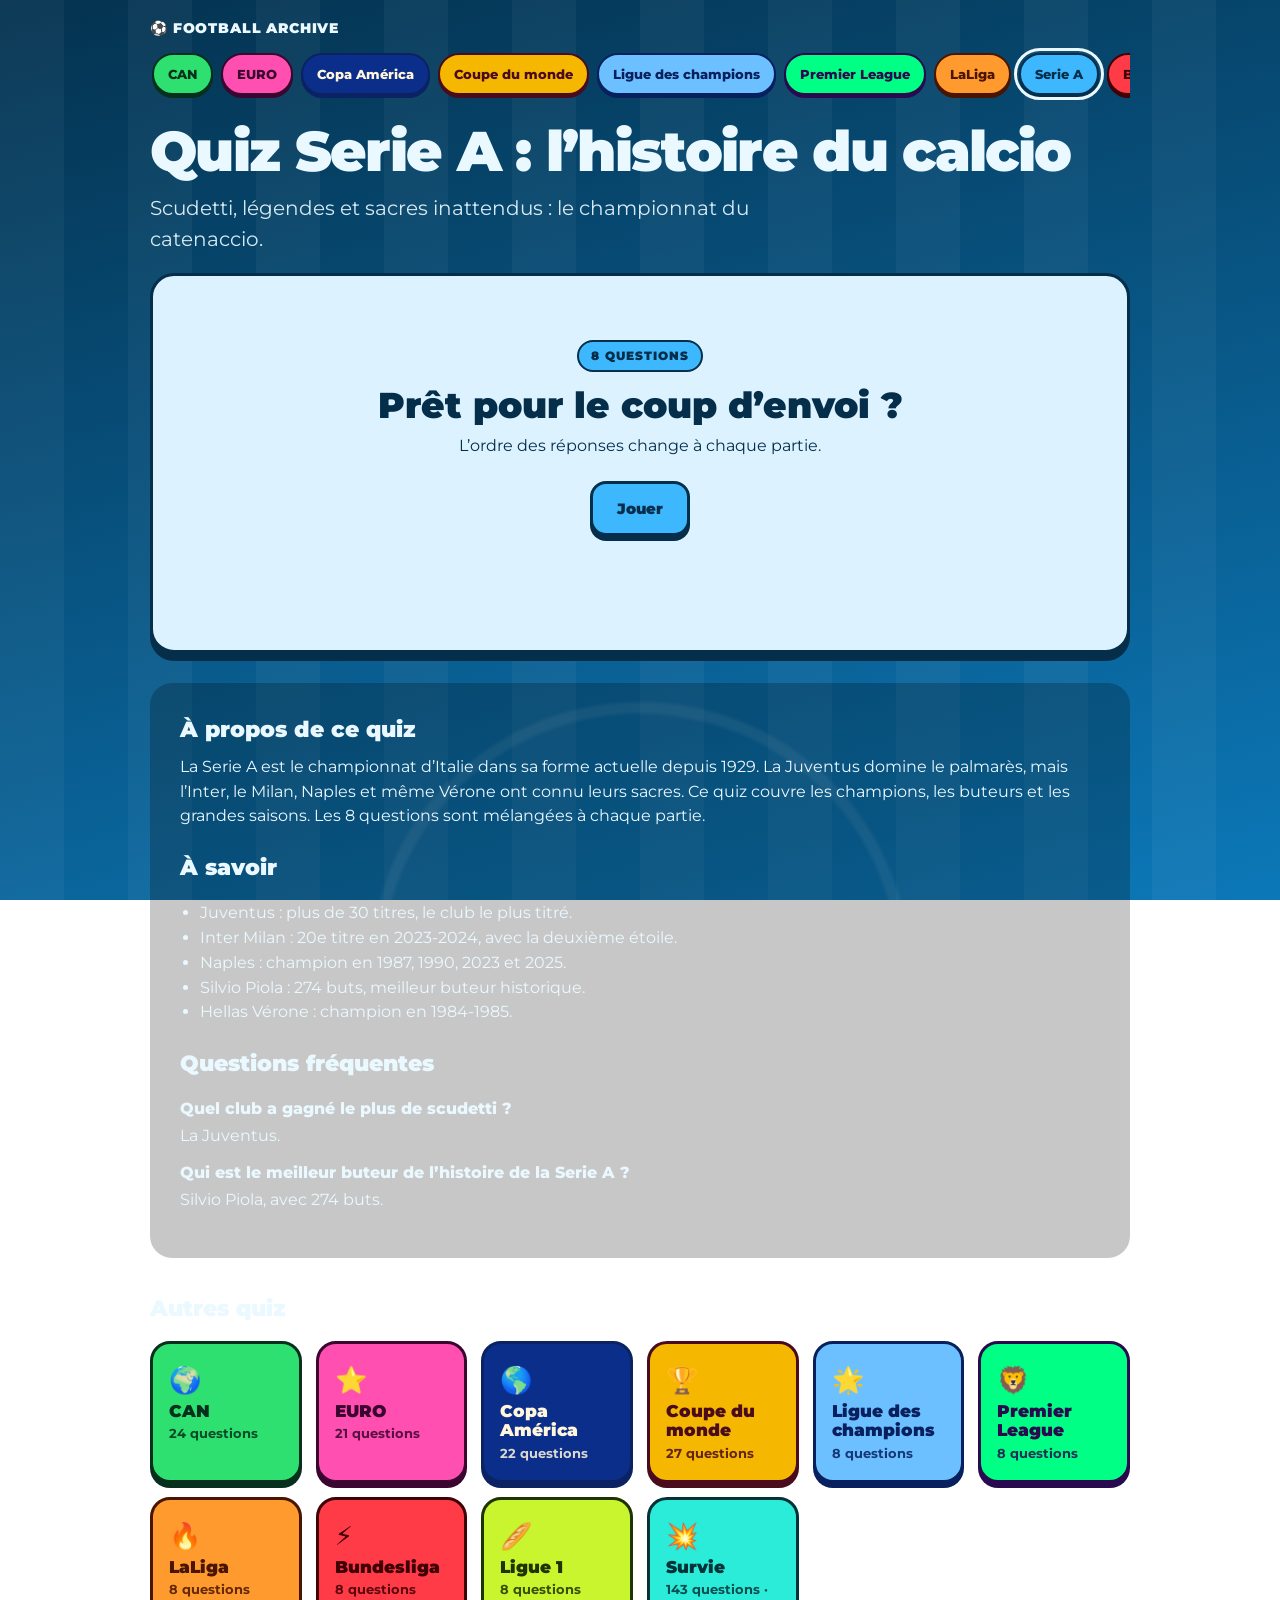
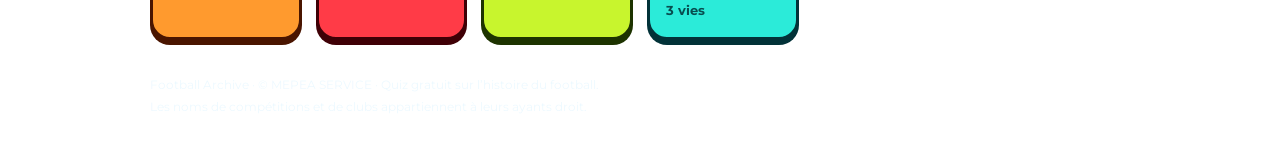
<file: serie-a/index.html>
<!doctype html>
<html lang="fr">
<head>
<meta charset="utf-8">
<meta name="viewport" content="width=device-width,initial-scale=1">
<title>Quiz Serie A : histoire du championnat d’Italie</title>
<meta name="description" content="Quiz Serie A gratuit : 8 questions, réponses mélangées et explications. Testez votre mémoire du football.">
<meta name="robots" content="index,follow,max-image-preview:large">
<link rel="canonical" href="https://chariowbusiness900-lang.github.io/football-archive-quiz/serie-a/">
<meta name="theme-color" content="#04324F">
<meta property="og:type" content="website"><meta property="og:locale" content="fr_FR"><meta property="og:site_name" content="Football Archive">
<meta property="og:title" content="Quiz Serie A : histoire du championnat d’Italie"><meta property="og:description" content="Quiz Serie A gratuit : 8 questions, réponses mélangées et explications. Testez votre mémoire du football."><meta property="og:url" content="https://chariowbusiness900-lang.github.io/football-archive-quiz/serie-a/">
<meta name="twitter:card" content="summary">
<link rel="preconnect" href="https://fonts.googleapis.com"><link rel="preconnect" href="https://fonts.gstatic.com" crossorigin>
<link href="https://fonts.googleapis.com/css2?family=Montserrat:wght@500;700;800;900&display=swap" rel="stylesheet">
<link rel="stylesheet" href="../assets/style.css">
<script type="application/ld+json">{"@context": "https://schema.org", "@type": "WebPage", "name": "Quiz Serie A : histoire du championnat d’Italie", "description": "Quiz Serie A gratuit : 8 questions, réponses mélangées et explications. Testez votre mémoire du football.", "url": "https://chariowbusiness900-lang.github.io/football-archive-quiz/serie-a/", "inLanguage": "fr", "isPartOf": {"@type": "WebSite", "name": "Football Archive", "url": "https://chariowbusiness900-lang.github.io/football-archive-quiz/"}}</script>
</head>
<body class="t-seriea" data-comp="seriea" data-label="Serie A" data-rel="../">
<div class="wrap">
<a class="brand" href="../">⚽ Football Archive</a>
<nav class="chips" aria-label="Choisir un quiz"><a class="chip" href="../can/" style="--tc:#2EE06F;--ton:#06301D;--ti:#06301D">CAN</a><a class="chip" href="../euro/" style="--tc:#FF4FB0;--ton:#3A0630;--ti:#3A0630">EURO</a><a class="chip" href="../copa-america/" style="--tc:#0B2E8A;--ton:#FFF6DC;--ti:#0B2263">Copa América</a><a class="chip" href="../coupe-du-monde/" style="--tc:#F5B700;--ton:#4A0B1D;--ti:#4A0B1D">Coupe du monde</a><a class="chip" href="../ligue-des-champions/" style="--tc:#6CC0FF;--ton:#08205E;--ti:#08205E">Ligue des champions</a><a class="chip" href="../premier-league/" style="--tc:#00FF85;--ton:#2A0A4E;--ti:#2A0A4E">Premier League</a><a class="chip" href="../liga/" style="--tc:#FF9A2E;--ton:#4A1500;--ti:#4A1500">LaLiga</a><a class="chip cur" aria-current="page" href="../serie-a/" style="--tc:#3DB8FF;--ton:#052E4A;--ti:#052E4A">Serie A</a><a class="chip" href="../bundesliga/" style="--tc:#FF3B47;--ton:#3F0006;--ti:#3F0006">Bundesliga</a><a class="chip" href="../ligue-1/" style="--tc:#C8F52D;--ton:#1D3300;--ti:#1D3300">Ligue 1</a><a class="chip" href="../survie/" style="--tc:#2BEBD9;--ton:#023238;--ti:#023238">Survie</a></nav>
<section class="hero"><h1>Quiz Serie A : l’histoire du calcio</h1><p class="lede">Scudetti, légendes et sacres inattendus : le championnat du catenaccio.</p></section>
<main id="game" class="card game"><noscript>Ce quiz demande JavaScript. Activez-le pour jouer.</noscript></main>
<section class="panel"><h2>À propos de ce quiz</h2><p>La Serie A est le championnat d’Italie dans sa forme actuelle depuis 1929. La Juventus domine le palmarès, mais l’Inter, le Milan, Naples et même Vérone ont connu leurs sacres. Ce quiz couvre les champions, les buteurs et les grandes saisons. Les 8 questions sont mélangées à chaque partie.</p><h2>À savoir</h2><ul><li>Juventus : plus de 30 titres, le club le plus titré.</li><li>Inter Milan : 20e titre en 2023-2024, avec la deuxième étoile.</li><li>Naples : champion en 1987, 1990, 2023 et 2025.</li><li>Silvio Piola : 274 buts, meilleur buteur historique.</li><li>Hellas Vérone : champion en 1984-1985.</li></ul><h2>Questions fréquentes</h2><dl><dt>Quel club a gagné le plus de scudetti ?</dt><dd>La Juventus.</dd><dt>Qui est le meilleur buteur de l’histoire de la Serie A ?</dt><dd>Silvio Piola, avec 274 buts.</dd></dl></section>
<section class="more"><h2>Autres quiz</h2><div class="tiles"><a class="tile" href="../can/" style="--tc:#2EE06F;--ton:#06301D;--ti:#06301D"><span class="em">🌍</span><strong>CAN</strong><small>24 questions</small></a><a class="tile" href="../euro/" style="--tc:#FF4FB0;--ton:#3A0630;--ti:#3A0630"><span class="em">⭐</span><strong>EURO</strong><small>21 questions</small></a><a class="tile" href="../copa-america/" style="--tc:#0B2E8A;--ton:#FFF6DC;--ti:#0B2263"><span class="em">🌎</span><strong>Copa América</strong><small>22 questions</small></a><a class="tile" href="../coupe-du-monde/" style="--tc:#F5B700;--ton:#4A0B1D;--ti:#4A0B1D"><span class="em">🏆</span><strong>Coupe du monde</strong><small>27 questions</small></a><a class="tile" href="../ligue-des-champions/" style="--tc:#6CC0FF;--ton:#08205E;--ti:#08205E"><span class="em">🌟</span><strong>Ligue des champions</strong><small>8 questions</small></a><a class="tile" href="../premier-league/" style="--tc:#00FF85;--ton:#2A0A4E;--ti:#2A0A4E"><span class="em">🦁</span><strong>Premier League</strong><small>8 questions</small></a><a class="tile" href="../liga/" style="--tc:#FF9A2E;--ton:#4A1500;--ti:#4A1500"><span class="em">🔥</span><strong>LaLiga</strong><small>8 questions</small></a><a class="tile" href="../bundesliga/" style="--tc:#FF3B47;--ton:#3F0006;--ti:#3F0006"><span class="em">⚡</span><strong>Bundesliga</strong><small>8 questions</small></a><a class="tile" href="../ligue-1/" style="--tc:#C8F52D;--ton:#1D3300;--ti:#1D3300"><span class="em">🥖</span><strong>Ligue 1</strong><small>8 questions</small></a><a class="tile" href="../survie/" style="--tc:#2BEBD9;--ton:#023238;--ti:#023238"><span class="em">💥</span><strong>Survie</strong><small>143 questions · 3 vies</small></a></div></section>
<footer><p>Football Archive · © MEPEA SERVICE · Quiz gratuit sur l’histoire du football.</p><p>Les noms de compétitions et de clubs appartiennent à leurs ayants droit.</p></footer>
</div>
<script src="../assets/data.js" defer></script><script src="../assets/app.js" defer></script>
</body>
</html>
</file>
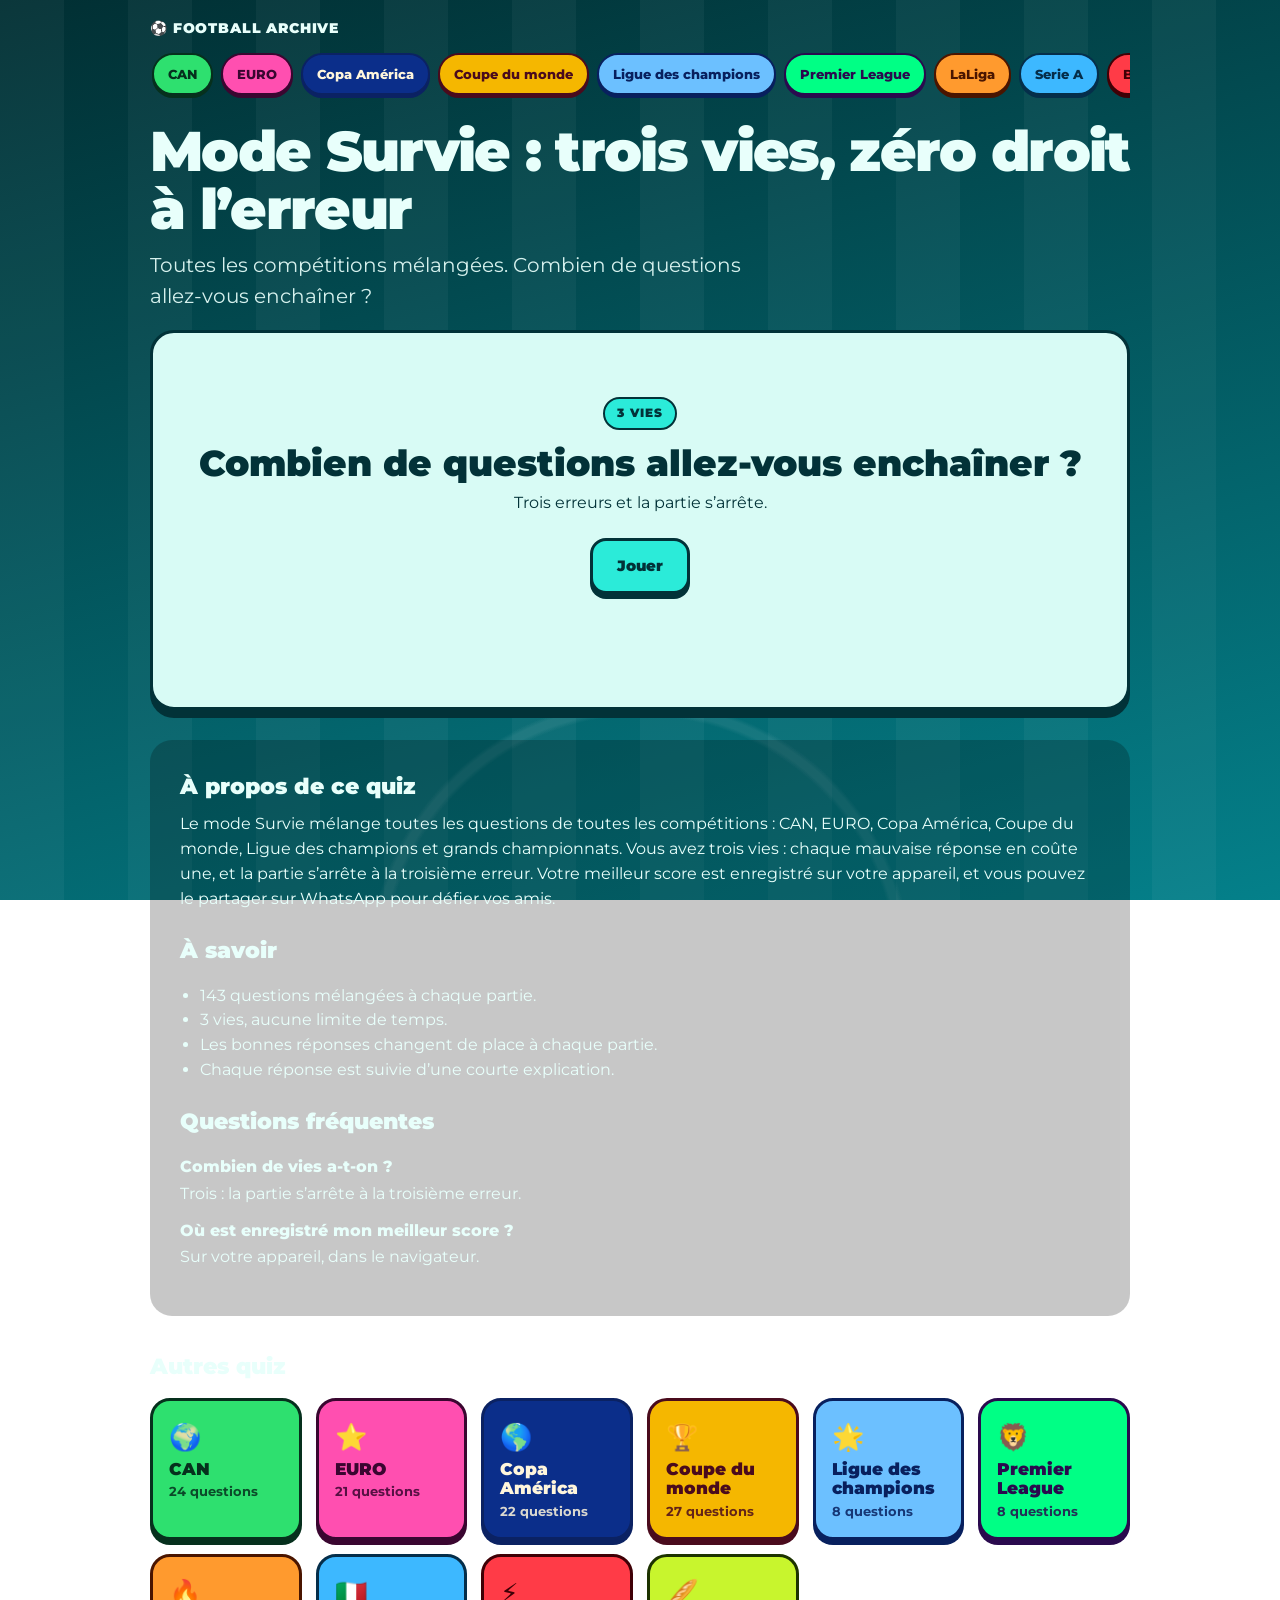
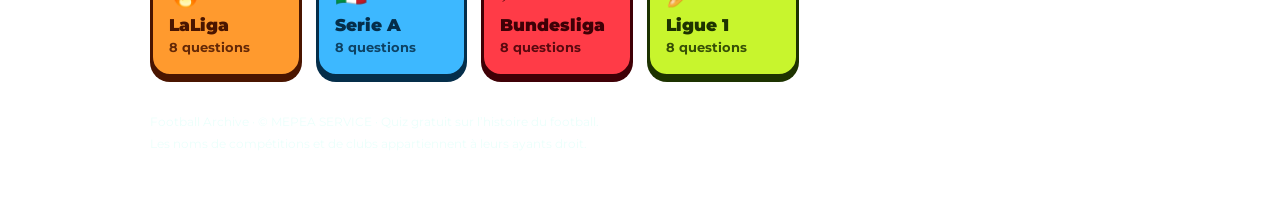
<file: survie/index.html>
<!doctype html>
<html lang="fr">
<head>
<meta charset="utf-8">
<meta name="viewport" content="width=device-width,initial-scale=1">
<title>Mode Survie : quiz football à 3 vies</title>
<meta name="description" content="Mode Survie : 143 questions de football mélangées, 3 vies, et votre meilleur score à battre. Gratuit, sans inscription.">
<meta name="robots" content="index,follow,max-image-preview:large">
<link rel="canonical" href="https://chariowbusiness900-lang.github.io/football-archive-quiz/survie/">
<meta name="theme-color" content="#012F33">
<meta property="og:type" content="website"><meta property="og:locale" content="fr_FR"><meta property="og:site_name" content="Football Archive">
<meta property="og:title" content="Mode Survie : quiz football à 3 vies"><meta property="og:description" content="Mode Survie : 143 questions de football mélangées, 3 vies, et votre meilleur score à battre. Gratuit, sans inscription."><meta property="og:url" content="https://chariowbusiness900-lang.github.io/football-archive-quiz/survie/">
<meta name="twitter:card" content="summary">
<link rel="preconnect" href="https://fonts.googleapis.com"><link rel="preconnect" href="https://fonts.gstatic.com" crossorigin>
<link href="https://fonts.googleapis.com/css2?family=Montserrat:wght@500;700;800;900&display=swap" rel="stylesheet">
<link rel="stylesheet" href="../assets/style.css">
<script type="application/ld+json">{"@context": "https://schema.org", "@type": "WebPage", "name": "Mode Survie : quiz football à 3 vies", "description": "Mode Survie : 143 questions de football mélangées, 3 vies, et votre meilleur score à battre. Gratuit, sans inscription.", "url": "https://chariowbusiness900-lang.github.io/football-archive-quiz/survie/", "inLanguage": "fr", "isPartOf": {"@type": "WebSite", "name": "Football Archive", "url": "https://chariowbusiness900-lang.github.io/football-archive-quiz/"}}</script>
</head>
<body class="t-survie" data-comp="survie" data-label="Survie" data-rel="../">
<div class="wrap">
<a class="brand" href="../">⚽ Football Archive</a>
<nav class="chips" aria-label="Choisir un quiz"><a class="chip" href="../can/" style="--tc:#2EE06F;--ton:#06301D;--ti:#06301D">CAN</a><a class="chip" href="../euro/" style="--tc:#FF4FB0;--ton:#3A0630;--ti:#3A0630">EURO</a><a class="chip" href="../copa-america/" style="--tc:#0B2E8A;--ton:#FFF6DC;--ti:#0B2263">Copa América</a><a class="chip" href="../coupe-du-monde/" style="--tc:#F5B700;--ton:#4A0B1D;--ti:#4A0B1D">Coupe du monde</a><a class="chip" href="../ligue-des-champions/" style="--tc:#6CC0FF;--ton:#08205E;--ti:#08205E">Ligue des champions</a><a class="chip" href="../premier-league/" style="--tc:#00FF85;--ton:#2A0A4E;--ti:#2A0A4E">Premier League</a><a class="chip" href="../liga/" style="--tc:#FF9A2E;--ton:#4A1500;--ti:#4A1500">LaLiga</a><a class="chip" href="../serie-a/" style="--tc:#3DB8FF;--ton:#052E4A;--ti:#052E4A">Serie A</a><a class="chip" href="../bundesliga/" style="--tc:#FF3B47;--ton:#3F0006;--ti:#3F0006">Bundesliga</a><a class="chip" href="../ligue-1/" style="--tc:#C8F52D;--ton:#1D3300;--ti:#1D3300">Ligue 1</a><a class="chip cur" aria-current="page" href="../survie/" style="--tc:#2BEBD9;--ton:#023238;--ti:#023238">Survie</a></nav>
<section class="hero"><h1>Mode Survie : trois vies, zéro droit à l’erreur</h1><p class="lede">Toutes les compétitions mélangées. Combien de questions allez-vous enchaîner ?</p></section>
<main id="game" class="card game"><noscript>Ce quiz demande JavaScript. Activez-le pour jouer.</noscript></main>
<section class="panel"><h2>À propos de ce quiz</h2><p>Le mode Survie mélange toutes les questions de toutes les compétitions : CAN, EURO, Copa América, Coupe du monde, Ligue des champions et grands championnats. Vous avez trois vies : chaque mauvaise réponse en coûte une, et la partie s’arrête à la troisième erreur. Votre meilleur score est enregistré sur votre appareil, et vous pouvez le partager sur WhatsApp pour défier vos amis.</p><h2>À savoir</h2><ul><li>143 questions mélangées à chaque partie.</li><li>3 vies, aucune limite de temps.</li><li>Les bonnes réponses changent de place à chaque partie.</li><li>Chaque réponse est suivie d’une courte explication.</li></ul><h2>Questions fréquentes</h2><dl><dt>Combien de vies a-t-on ?</dt><dd>Trois : la partie s’arrête à la troisième erreur.</dd><dt>Où est enregistré mon meilleur score ?</dt><dd>Sur votre appareil, dans le navigateur.</dd></dl></section>
<section class="more"><h2>Autres quiz</h2><div class="tiles"><a class="tile" href="../can/" style="--tc:#2EE06F;--ton:#06301D;--ti:#06301D"><span class="em">🌍</span><strong>CAN</strong><small>24 questions</small></a><a class="tile" href="../euro/" style="--tc:#FF4FB0;--ton:#3A0630;--ti:#3A0630"><span class="em">⭐</span><strong>EURO</strong><small>21 questions</small></a><a class="tile" href="../copa-america/" style="--tc:#0B2E8A;--ton:#FFF6DC;--ti:#0B2263"><span class="em">🌎</span><strong>Copa América</strong><small>22 questions</small></a><a class="tile" href="../coupe-du-monde/" style="--tc:#F5B700;--ton:#4A0B1D;--ti:#4A0B1D"><span class="em">🏆</span><strong>Coupe du monde</strong><small>27 questions</small></a><a class="tile" href="../ligue-des-champions/" style="--tc:#6CC0FF;--ton:#08205E;--ti:#08205E"><span class="em">🌟</span><strong>Ligue des champions</strong><small>8 questions</small></a><a class="tile" href="../premier-league/" style="--tc:#00FF85;--ton:#2A0A4E;--ti:#2A0A4E"><span class="em">🦁</span><strong>Premier League</strong><small>8 questions</small></a><a class="tile" href="../liga/" style="--tc:#FF9A2E;--ton:#4A1500;--ti:#4A1500"><span class="em">🔥</span><strong>LaLiga</strong><small>8 questions</small></a><a class="tile" href="../serie-a/" style="--tc:#3DB8FF;--ton:#052E4A;--ti:#052E4A"><span class="em">🇮🇹</span><strong>Serie A</strong><small>8 questions</small></a><a class="tile" href="../bundesliga/" style="--tc:#FF3B47;--ton:#3F0006;--ti:#3F0006"><span class="em">⚡</span><strong>Bundesliga</strong><small>8 questions</small></a><a class="tile" href="../ligue-1/" style="--tc:#C8F52D;--ton:#1D3300;--ti:#1D3300"><span class="em">🥖</span><strong>Ligue 1</strong><small>8 questions</small></a></div></section>
<footer><p>Football Archive · © MEPEA SERVICE · Quiz gratuit sur l’histoire du football.</p><p>Les noms de compétitions et de clubs appartiennent à leurs ayants droit.</p></footer>
</div>
<script src="../assets/data.js" defer></script><script src="../assets/app.js" defer></script>
</body>
</html>
</file>
<file: assets/style.css>
.t-home{--bg:#0B3D2E;--bg2:#1B7A4B;--c:#B7FF4A;--onc:#0B2A1F;--a:#FFC21A;--ink:#0B2A1F;--card:#F3FFD6;--on:#FFF6DC;--pnl:rgba(0,0,0,.22)}
.t-can{--bg:#06402A;--bg2:#0F8A44;--c:#2EE06F;--onc:#06301D;--a:#FFC21A;--ink:#06301D;--card:#E6F9DA;--on:#FFF6DC;--pnl:rgba(0,0,0,.22)}
.t-euro{--bg:#4A0A3C;--bg2:#A3187F;--c:#FF4FB0;--onc:#3A0630;--a:#7DF9FF;--ink:#3A0630;--card:#FFE3F3;--on:#FFF0F8;--pnl:rgba(0,0,0,.22)}
.t-copa{--bg:#FFC400;--bg2:#FFDD55;--c:#0B2E8A;--onc:#FFF6DC;--a:#E8262B;--ink:#0B2263;--card:#FFF3B8;--on:#0B2263;--pnl:rgba(11,35,99,.1)}
.t-world{--bg:#4B0C1F;--bg2:#9E1B3A;--c:#F5B700;--onc:#4A0B1D;--a:#FFD86B;--ink:#4A0B1D;--card:#FFEBDD;--on:#FFF1E0;--pnl:rgba(0,0,0,.22)}
.t-ldc{--bg:#081C63;--bg2:#1A55E0;--c:#6CC0FF;--onc:#08205E;--a:#BFE6FF;--ink:#08205E;--card:#E3F0FF;--on:#EAF4FF;--pnl:rgba(0,0,0,.22)}
.t-pl{--bg:#2C0A52;--bg2:#6A2CC0;--c:#00FF85;--onc:#2A0A4E;--a:#FF2882;--ink:#2A0A4E;--card:#F0E4FF;--on:#F6EEFF;--pnl:rgba(0,0,0,.22)}
.t-liga{--bg:#7A2200;--bg2:#D14A00;--c:#FF9A2E;--onc:#4A1500;--a:#FFD23F;--ink:#4A1500;--card:#FFEAD2;--on:#FFF1E0;--pnl:rgba(0,0,0,.22)}
.t-seriea{--bg:#04324F;--bg2:#0C78B8;--c:#3DB8FF;--onc:#052E4A;--a:#7CF2D0;--ink:#052E4A;--card:#DDF2FF;--on:#EAF8FF;--pnl:rgba(0,0,0,.22)}
.t-bund{--bg:#5E0008;--bg2:#C20014;--c:#FF3B47;--onc:#3F0006;--a:#FFD400;--ink:#3F0006;--card:#FFE2E2;--on:#FFEDED;--pnl:rgba(0,0,0,.22)}
.t-l1{--bg:#1D3F00;--bg2:#4A8F0B;--c:#C8F52D;--onc:#1D3300;--a:#FF7A6B;--ink:#1D3300;--card:#F0FFC9;--on:#F6FFDC;--pnl:rgba(0,0,0,.22)}
.t-survie{--bg:#012F33;--bg2:#04808A;--c:#2BEBD9;--onc:#023238;--a:#FFB703;--ink:#023238;--card:#D8FBF5;--on:#E8FFFB;--pnl:rgba(0,0,0,.22)}
*{box-sizing:border-box}html{scroll-behavior:smooth}
body{margin:0;min-height:100vh;font-family:Montserrat,system-ui,-apple-system,"Segoe UI",sans-serif;line-height:1.55;color:var(--on);background:linear-gradient(165deg,var(--bg),var(--bg2)) fixed;--good:#2BD96B;--bad:#FF5A5F}
body::before{content:"";position:fixed;inset:0;z-index:0;pointer-events:none;background:repeating-linear-gradient(90deg,rgba(255,255,255,.045) 0 64px,transparent 64px 128px),radial-gradient(circle at 50% 108%,transparent 0 22%,rgba(255,255,255,.08) 22.4% 23%,transparent 23.4%)}
.wrap{position:relative;z-index:1;width:min(980px,calc(100% - 28px));margin:0 auto;padding:16px 0 40px}
a{color:inherit}a:focus-visible,button:focus-visible{outline:3px solid var(--a);outline-offset:3px}
.brand{display:inline-flex;gap:8px;align-items:center;font-weight:900;letter-spacing:.06em;text-transform:uppercase;text-decoration:none;font-size:14px}
.chips{display:flex;gap:8px;overflow-x:auto;padding:12px 2px 14px;scrollbar-width:none}.chips::-webkit-scrollbar{display:none}
.chip{flex:0 0 auto;text-decoration:none;font-weight:800;font-size:13px;padding:9px 14px;border-radius:999px;background:var(--tc);color:var(--ton);border:2px solid var(--ti);box-shadow:0 3px 0 var(--ti)}
.chip.cur{outline:3px solid var(--on);outline-offset:2px}
.hero{padding:14px 0 18px}h1{font-size:clamp(30px,7vw,56px);line-height:1.03;letter-spacing:-.03em;margin:0 0 12px;font-weight:900}
.lede{font-size:clamp(16px,2.4vw,20px);margin:0;max-width:640px;opacity:.92}
.card{background:var(--card);color:var(--ink);border:3px solid var(--ink);border-radius:24px;box-shadow:0 8px 0 var(--ink);padding:clamp(18px,4vw,34px)}
.game{min-height:380px}
.tag{display:inline-block;background:var(--c);color:var(--onc);border:2px solid var(--ink);border-radius:999px;padding:5px 12px;font-size:12px;font-weight:900;letter-spacing:.08em;text-transform:uppercase}
.intro,.res{text-align:center;padding:30px 0}.intro h2,.res h2{font-size:clamp(24px,5vw,36px);margin:14px 0 8px;font-weight:900;line-height:1.1}.intro p,.res p{margin:0 auto 22px;max-width:480px}
.big{font-size:clamp(72px,16vw,128px);line-height:1;font-weight:900;margin:12px 0}.big small{font-size:.4em;opacity:.6}
.btn{display:inline-block;cursor:pointer;font:inherit;font-weight:900;font-size:15px;text-decoration:none;background:var(--c);color:var(--onc);border:3px solid var(--ink);border-radius:16px;padding:13px 24px;box-shadow:0 5px 0 var(--ink);transition:transform .1s,box-shadow .1s}
.btn:hover{transform:translateY(-1px)}.btn:active{transform:translateY(4px);box-shadow:0 1px 0 var(--ink)}.btn.alt{background:var(--card);color:var(--ink)}.btn[hidden]{display:none}
.row{display:flex;flex-wrap:wrap;gap:12px;justify-content:center}
.top{display:flex;justify-content:space-between;gap:10px;font-weight:800;font-size:13px;margin-bottom:10px}.pts{white-space:nowrap}
.bar{height:12px;border:2px solid var(--ink);border-radius:99px;background:rgba(0,0,0,.08);overflow:hidden;margin-bottom:22px}.bar i{display:block;height:100%;background:var(--c);transition:width .3s}
.q{font-size:clamp(20px,3.6vw,30px);line-height:1.2;font-weight:900;margin:0 0 20px}
.ans{display:grid;gap:11px}
.a{display:flex;align-items:center;gap:12px;width:100%;min-height:56px;text-align:left;font:inherit;font-weight:700;color:var(--ink);background:var(--card);border:3px solid var(--ink);border-radius:16px;padding:10px 14px;box-shadow:0 4px 0 var(--ink);cursor:pointer;transition:transform .1s}
.a b{flex:0 0 30px;height:30px;display:grid;place-items:center;border-radius:50%;background:var(--c);color:var(--onc);border:2px solid var(--ink);font-size:13px}
.a:hover:not(:disabled){transform:translateY(-2px)}.a:disabled{cursor:default}
.a.ok{background:var(--good)}.a.ok::after{content:"✓";margin-left:auto;font-weight:900}.a.ko{background:var(--bad)}.a.ko::after{content:"✗";margin-left:auto;font-weight:900}
.fb{min-height:52px;padding-top:16px;font-size:14px}.fb.good strong{color:#0B6B2E}.fb.bad strong{color:#A3121A}.nx{margin-top:14px;text-align:right}
.panel{background:var(--pnl);border-radius:22px;padding:clamp(18px,4vw,30px);margin-top:30px}.panel h2{font-size:22px;margin:22px 0 8px;font-weight:900}.panel h2:first-child{margin-top:0}.panel p{margin:0 0 10px}.panel ul{padding-left:20px}.panel dt{font-weight:800;margin-top:12px}.panel dd{margin:2px 0 0}
.more h2{font-size:22px;font-weight:900;margin:34px 0 14px}
.tiles{display:grid;grid-template-columns:repeat(auto-fill,minmax(150px,1fr));gap:14px}
.tile{display:flex;flex-direction:column;gap:2px;text-decoration:none;background:var(--tc);color:var(--ton);border:3px solid var(--ti);border-radius:20px;box-shadow:0 5px 0 var(--ti);padding:16px;min-height:112px;transition:transform .1s}
.tile:hover{transform:translateY(-3px)}.tile .em{font-size:26px}.tile strong{font-size:17px;font-weight:900;line-height:1.15}.tile small{font-weight:700;opacity:.85}
footer{margin-top:36px;font-size:12px;opacity:.85}footer p{margin:4px 0}
@media(max-width:520px){.btn{width:100%;text-align:center}.nx .btn{width:auto}.row{flex-direction:column}}
@media(prefers-reduced-motion:reduce){*{transition:none!important;scroll-behavior:auto!important}}
</file>
